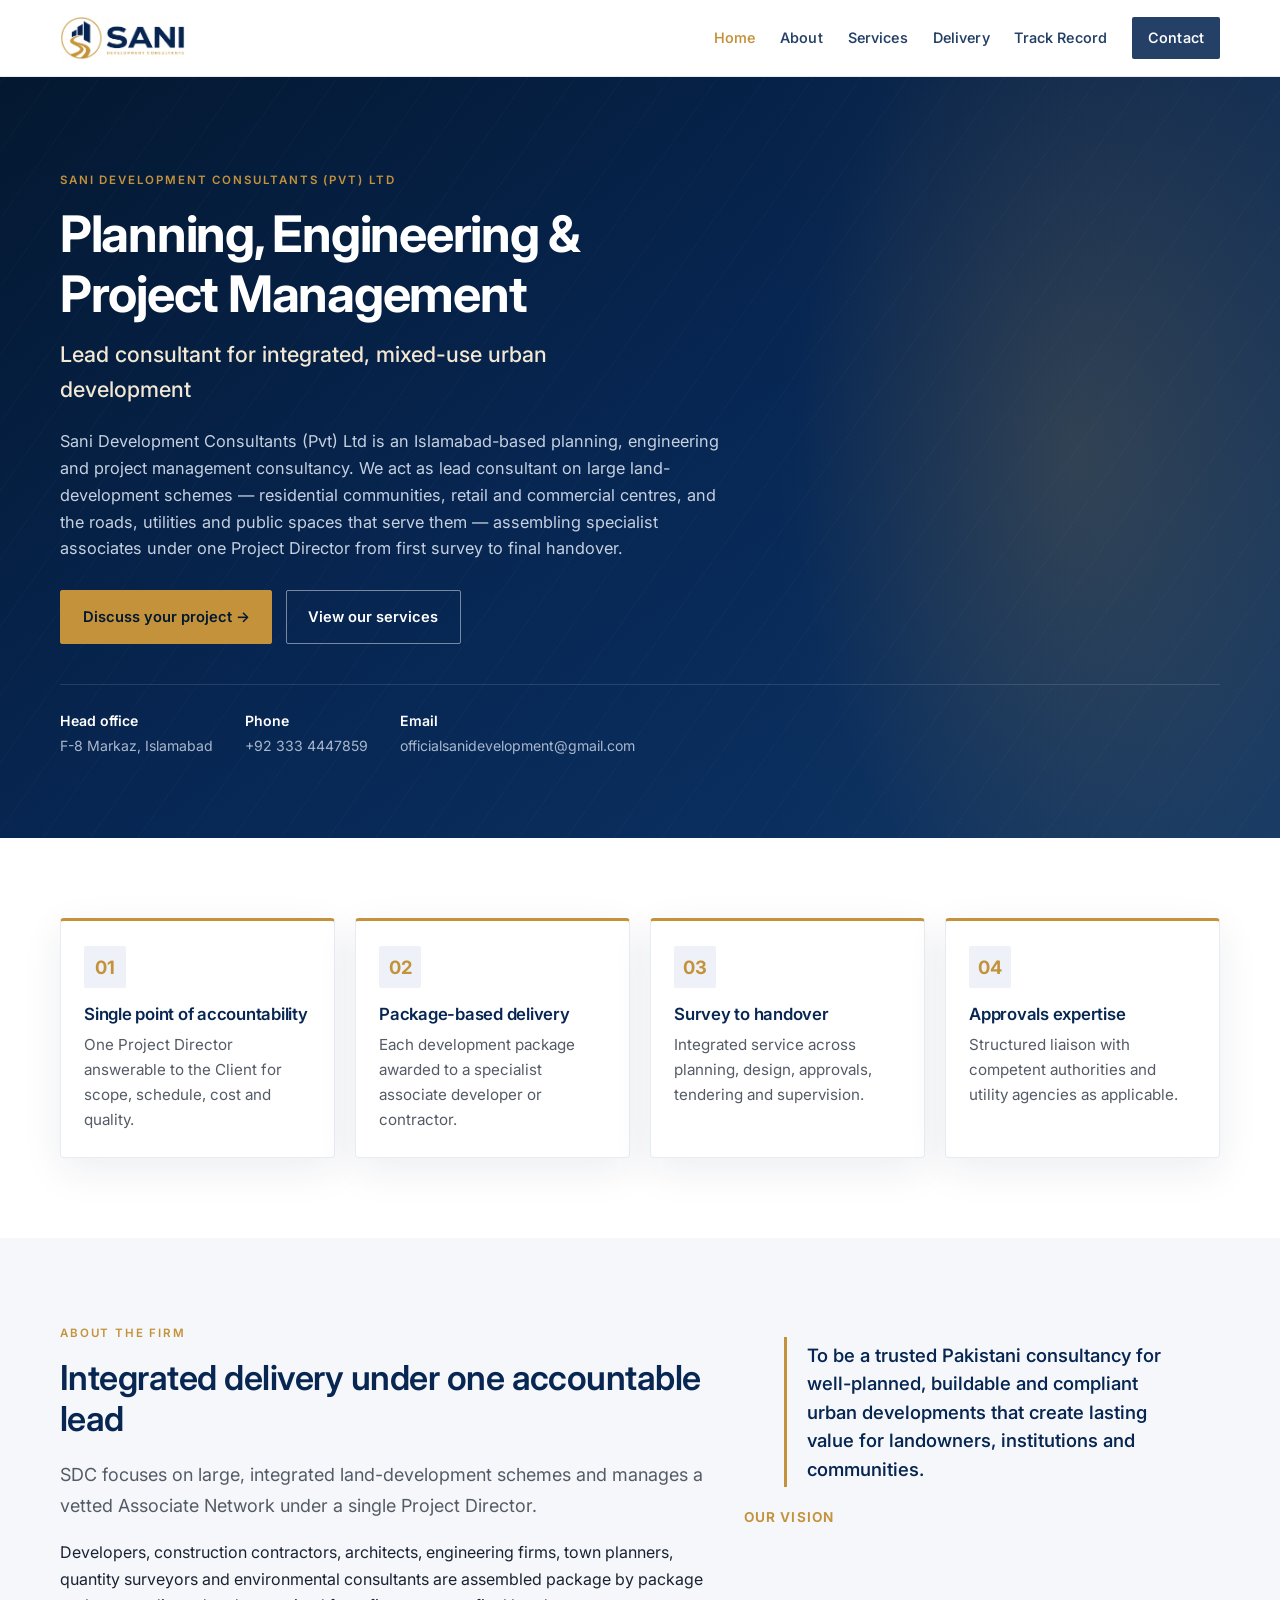
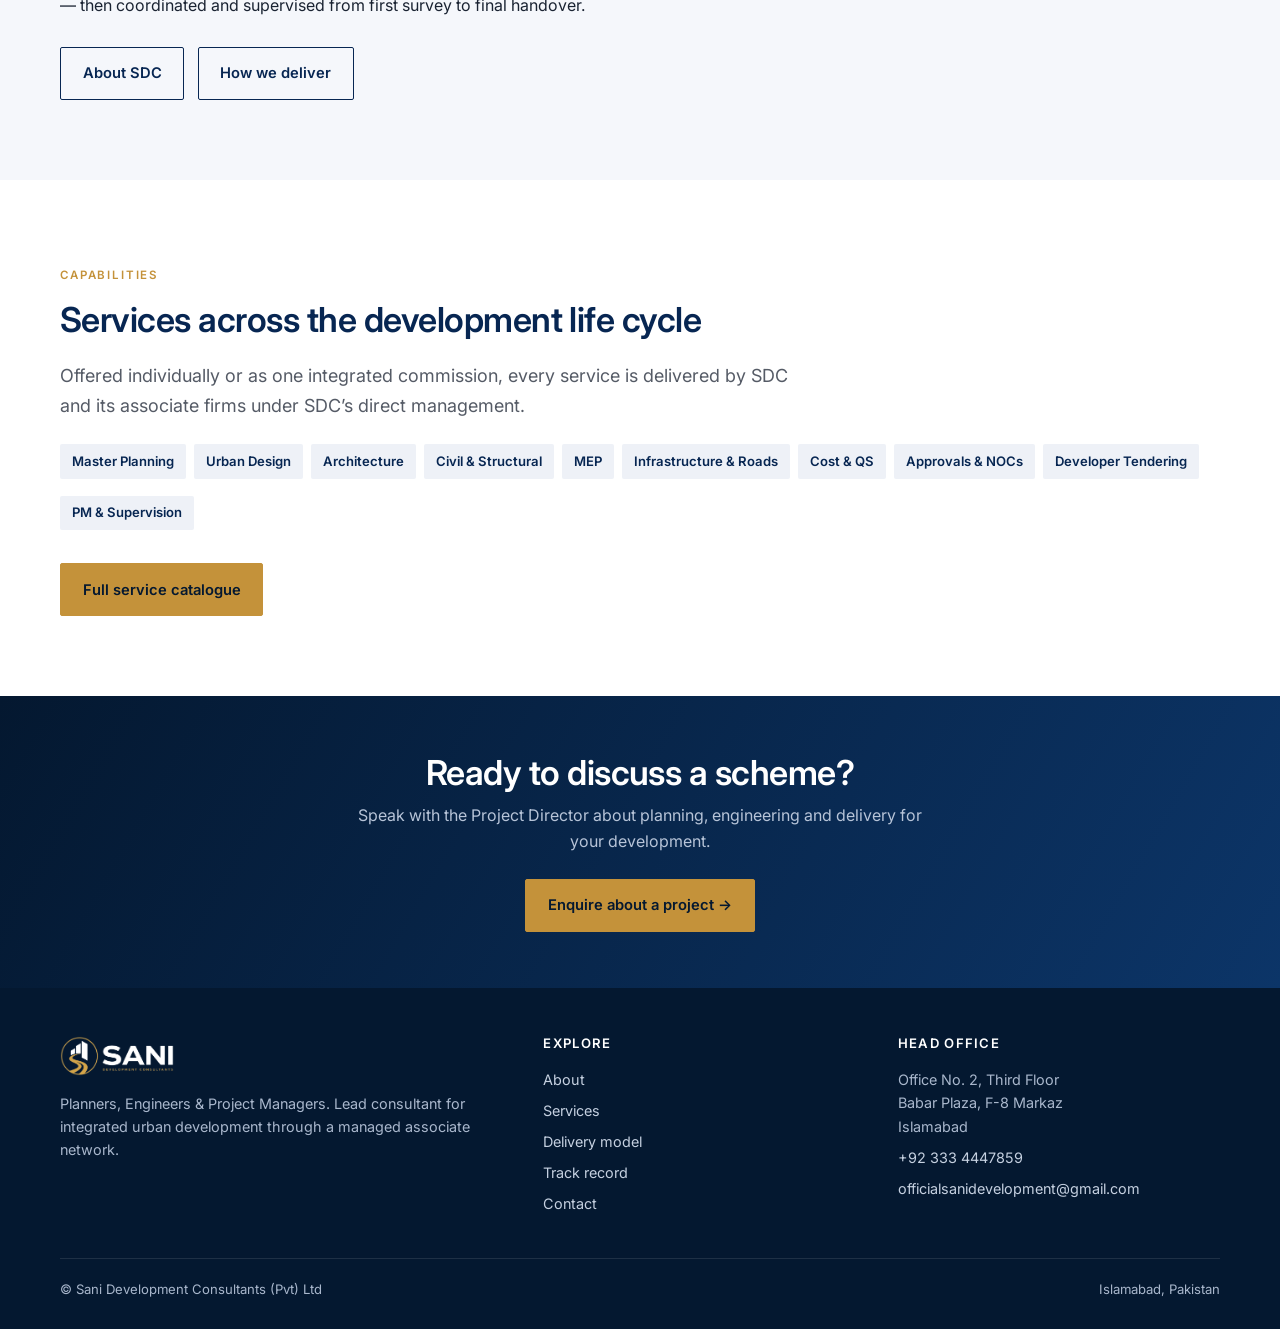
<file: index.html>
<!DOCTYPE html>
<html lang="en">
<head>
<meta charset="utf-8">
<meta name="viewport" content="width=device-width, initial-scale=1">
<title>Sani Development Consultants | Planning & PM</title>
<meta name="description" content="Islamabad planning, engineering and project management consultancy. Lead consultant for integrated urban development through a vetted associate network.">
<link rel="canonical" href="https://officialsdc.com/">
<meta property="og:url" content="https://officialsdc.com/">
<meta name="theme-color" content="#072652">
<meta property="og:type" content="website">
<meta property="og:title" content="Sani Development Consultants | Planning & PM">
<meta property="og:description" content="Islamabad planning, engineering and project management consultancy. Lead consultant for integrated urban development through a vetted associate network.">
<meta property="og:image" content="https://officialsdc.com/assets/og-default.jpg">
<meta name="twitter:card" content="summary_large_image">
<meta name="twitter:title" content="Sani Development Consultants | Planning & PM">
<meta name="twitter:description" content="Islamabad planning, engineering and project management consultancy. Lead consultant for integrated urban development through a vetted associate network.">
<meta name="twitter:image" content="https://officialsdc.com/assets/og-default.jpg">
<link rel="icon" href="assets/favicon.ico" sizes="any">
<link rel="icon" type="image/png" sizes="32x32" href="assets/favicon-32.png">
<link rel="apple-touch-icon" href="assets/apple-touch-icon.png">
<link rel="preconnect" href="https://fonts.googleapis.com">
<link rel="preconnect" href="https://fonts.gstatic.com" crossorigin>
<link href="https://fonts.googleapis.com/css2?family=Inter:wght@400;500;600;650;700&display=swap" rel="stylesheet">
<link rel="stylesheet" href="css/styles.css">

<script type="application/ld+json">
{
  "@context": "https://schema.org",
  "@type": [
    "Organization",
    "ProfessionalService",
    "LocalBusiness"
  ],
  "name": "Sani Development Consultants (Pvt) Ltd",
  "alternateName": "SDC",
  "description": "Islamabad planning, engineering and project management consultancy. Lead consultant for integrated urban development through a vetted associate network.",
  "url": "https://officialsdc.com/",
  "logo": "https://officialsdc.com/assets/logo.png",
  "image": "https://officialsdc.com/assets/og-default.jpg",
  "email": "officialsanidevelopment@gmail.com",
  "telephone": "+92-333-4447859",
  "address": {
    "@type": "PostalAddress",
    "streetAddress": "Office No. 2, Third Floor, Babar Plaza, F-8 Markaz",
    "addressLocality": "Islamabad",
    "addressCountry": "PK"
  },
  "areaServed": "Pakistan",
  "founder": {
    "@type": "Person",
    "name": "Umer Sani",
    "jobTitle": "Founder & Project Director"
  },
  "contactPoint": {
    "@type": "ContactPoint",
    "telephone": "+92-333-4447859",
    "contactType": "customer service",
    "email": "officialsanidevelopment@gmail.com",
    "areaServed": "PK",
    "availableLanguage": [
      "en",
      "ur"
    ]
  },
  "knowsAbout": [
    "Master planning",
    "Architecture",
    "Civil engineering",
    "Structural engineering",
    "MEP engineering",
    "Infrastructure",
    "Quantity surveying",
    "Project management",
    "Approvals and NOCs",
    "Construction supervision"
  ]
}
</script>
</head>
<body>
<header class="site-header">
  <div class="container header-inner">
    <a class="brand" href="index.html" aria-label="Sani Development Consultants home">
      <img src="assets/logo.png" alt="Sani Development Consultants" width="220" height="77">
    </a>
    <button class="nav-toggle" type="button" aria-label="Open menu" aria-expanded="false" aria-controls="site-nav">
      <span></span>
    </button>
    <nav class="nav" id="site-nav">
        <a href="index.html" aria-current="page">Home</a>
        <a href="about.html">About</a>
        <a href="services.html">Services</a>
        <a href="delivery.html">Delivery</a>
        <a href="track-record.html">Track Record</a>
        <a class="nav-cta" href="contact.html">Contact</a>
    </nav>
  </div>
</header>
<main>

<section class="hero">
  <div class="container">
    <p class="eyebrow">Sani Development Consultants (Pvt) Ltd</p>
    <h1>Planning, Engineering &amp; Project Management</h1>
    <p class="sub">Lead consultant for integrated, mixed-use urban development</p>
    <p class="intro">Sani Development Consultants (Pvt) Ltd is an Islamabad-based planning, engineering and project management consultancy. We act as lead consultant on large land-development schemes — residential communities, retail and commercial centres, and the roads, utilities and public spaces that serve them — assembling specialist associates under one Project Director from first survey to final handover.</p>
    <div class="btn-row">
      <a class="btn btn-primary" href="contact.html">Discuss your project →</a>
      <a class="btn btn-secondary" href="services.html">View our services</a>
    </div>
    <div class="hero-meta">
      <div><strong>Head office</strong> F-8 Markaz, Islamabad</div>
      <div><strong>Phone</strong> +92 333 4447859</div>
      <div><strong>Email</strong> officialsanidevelopment@gmail.com</div>
    </div>
  </div>
</section>

<section class="section feature-strip">
  <div class="container">
    <div class="grid-4">
      <article class="card">
        <div class="card-icon">01</div>
        <h3>Single point of accountability</h3>
        <p>One Project Director answerable to the Client for scope, schedule, cost and quality.</p>
      </article>
      <article class="card">
        <div class="card-icon">02</div>
        <h3>Package-based delivery</h3>
        <p>Each development package awarded to a specialist associate developer or contractor.</p>
      </article>
      <article class="card">
        <div class="card-icon">03</div>
        <h3>Survey to handover</h3>
        <p>Integrated service across planning, design, approvals, tendering and supervision.</p>
      </article>
      <article class="card">
        <div class="card-icon">04</div>
        <h3>Approvals expertise</h3>
        <p>Structured liaison with competent authorities and utility agencies as applicable.</p>
      </article>
    </div>
  </div>
</section>

<section class="section section-wash">
  <div class="container two-col">
    <div>
      <p class="eyebrow">About the firm</p>
      <h2>Integrated delivery under one accountable lead</h2>
      <p class="lead">SDC focuses on large, integrated land-development schemes and manages a vetted Associate Network under a single Project Director.</p>
      <p>Developers, construction contractors, architects, engineering firms, town planners, quantity surveyors and environmental consultants are assembled package by package — then coordinated and supervised from first survey to final handover.</p>
      <div class="btn-row">
        <a class="btn btn-outline" href="about.html">About SDC</a>
        <a class="btn btn-outline" href="delivery.html">How we deliver</a>
      </div>
    </div>
    <div>
      <blockquote class="quote">To be a trusted Pakistani consultancy for well-planned, buildable and compliant urban developments that create lasting value for landowners, institutions and communities.</blockquote>
      <p class="muted" style="margin-top:1rem;font-size:.85rem;letter-spacing:.08em;text-transform:uppercase;font-weight:650;color:var(--gold)">Our vision</p>
    </div>
  </div>
</section>

<section class="section">
  <div class="container">
    <p class="eyebrow">Capabilities</p>
    <h2>Services across the development life cycle</h2>
    <p class="lead">Offered individually or as one integrated commission, every service is delivered by SDC and its associate firms under SDC’s direct management.</p>
    <ul class="pill-list">
      <li>Master Planning</li><li>Urban Design</li><li>Architecture</li><li>Civil &amp; Structural</li>
      <li>MEP</li><li>Infrastructure &amp; Roads</li><li>Cost &amp; QS</li><li>Approvals &amp; NOCs</li>
      <li>Developer Tendering</li><li>PM &amp; Supervision</li>
    </ul>
    <div class="btn-row">
      <a class="btn btn-primary" href="services.html">Full service catalogue</a>
    </div>
  </div>
</section>

<section class="cta-band">
  <div class="container">
    <h2>Ready to discuss a scheme?</h2>
    <p>Speak with the Project Director about planning, engineering and delivery for your development.</p>
    <a class="btn btn-primary" href="contact.html">Enquire about a project →</a>
  </div>
</section>

</main>
<footer class="site-footer">
  <div class="container">
    <div class="footer-grid">
      <div class="footer-brand">
        <img src="assets/logo-reverse.png" alt="Sani Development Consultants" width="200" height="70">
        <p>Planners, Engineers &amp; Project Managers. Lead consultant for integrated urban development through a managed associate network.</p>
      </div>
      <div>
        <h4>Explore</h4>
        <ul>
          <li><a href="about.html">About</a></li>
          <li><a href="services.html">Services</a></li>
          <li><a href="delivery.html">Delivery model</a></li>
          <li><a href="track-record.html">Track record</a></li>
          <li><a href="contact.html">Contact</a></li>
        </ul>
      </div>
      <div>
        <h4>Head office</h4>
        <ul>
          <li>Office No. 2, Third Floor<br>Babar Plaza, F-8 Markaz<br>Islamabad</li>
          <li><a href="tel:+923334447859">+92 333 4447859</a></li>
          <li><a href="mailto:officialsanidevelopment@gmail.com">officialsanidevelopment@gmail.com</a></li>
        </ul>
      </div>
    </div>
    <div class="footer-bottom">
      <span>&copy; Sani Development Consultants (Pvt) Ltd</span>
      <span>Islamabad, Pakistan</span>
    </div>
  </div>
</footer>
<script src="js/main.js" defer></script>
</body>
</html>
</file>
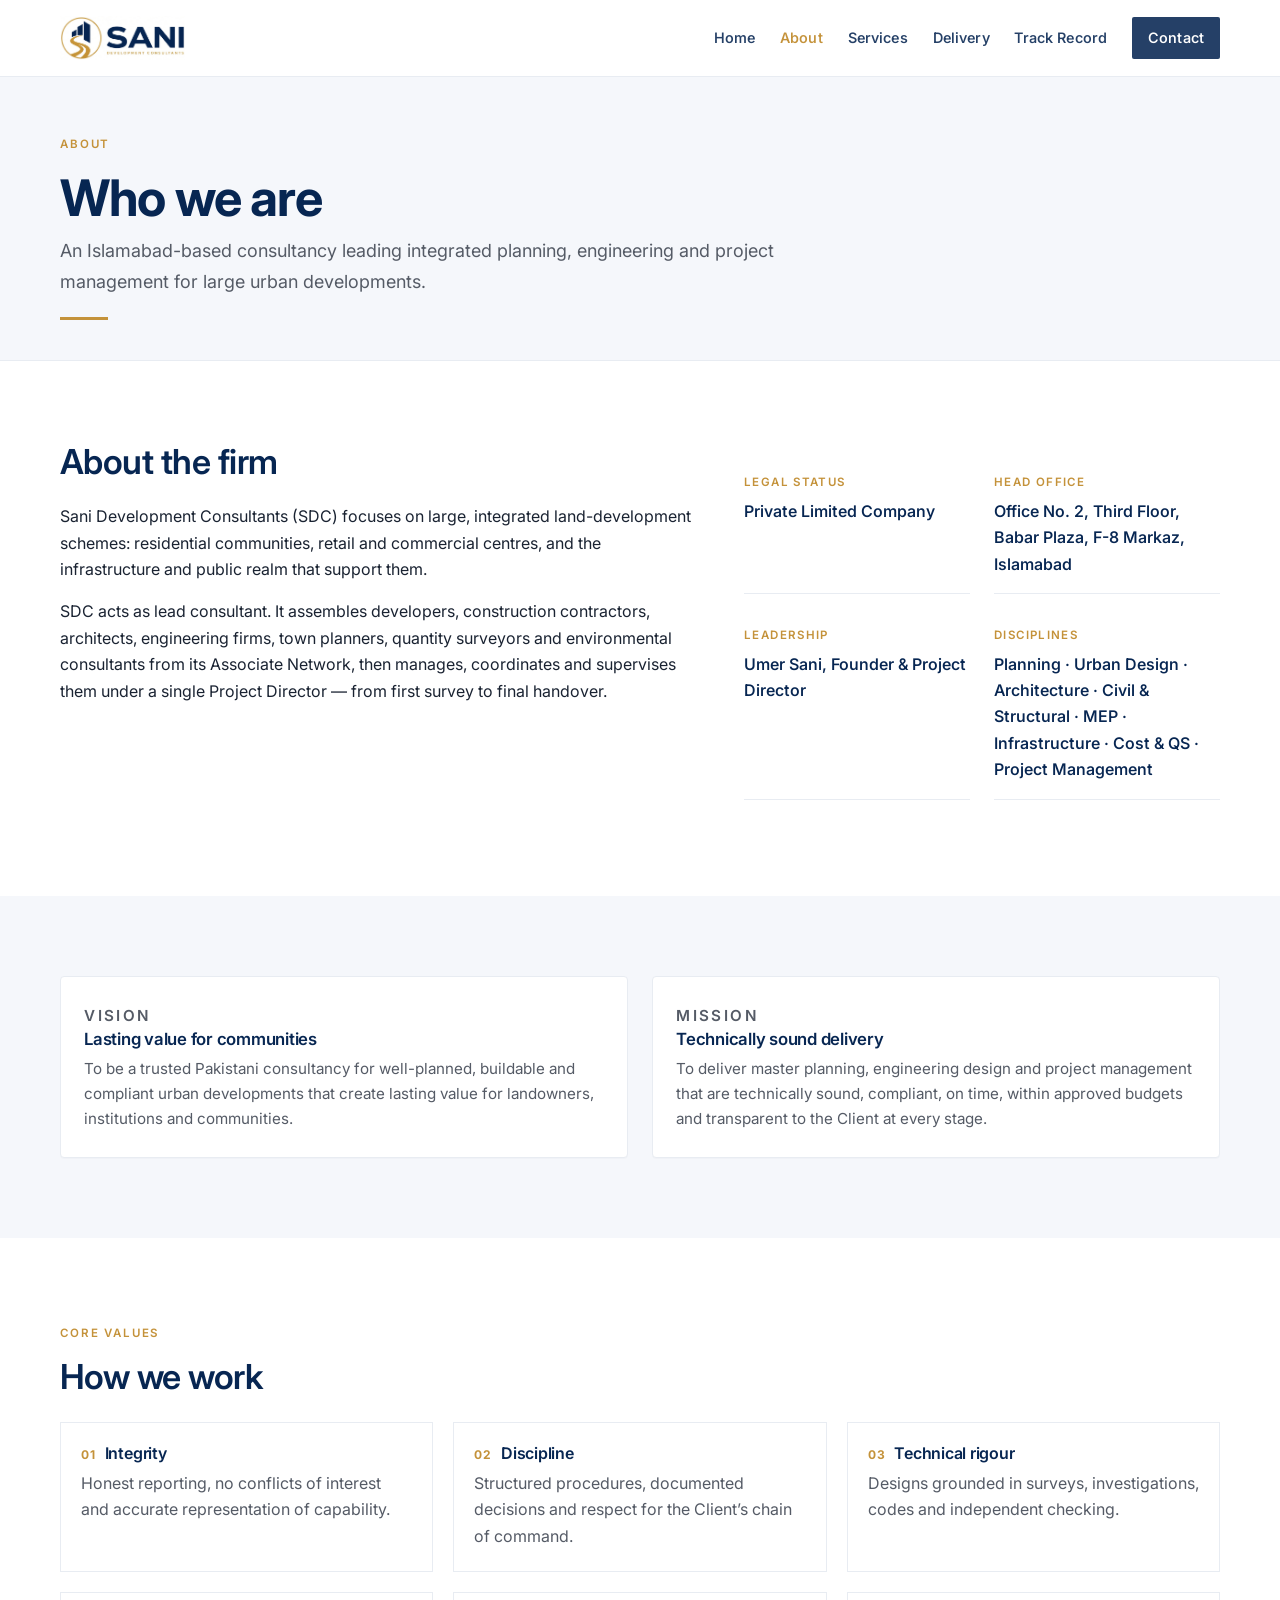
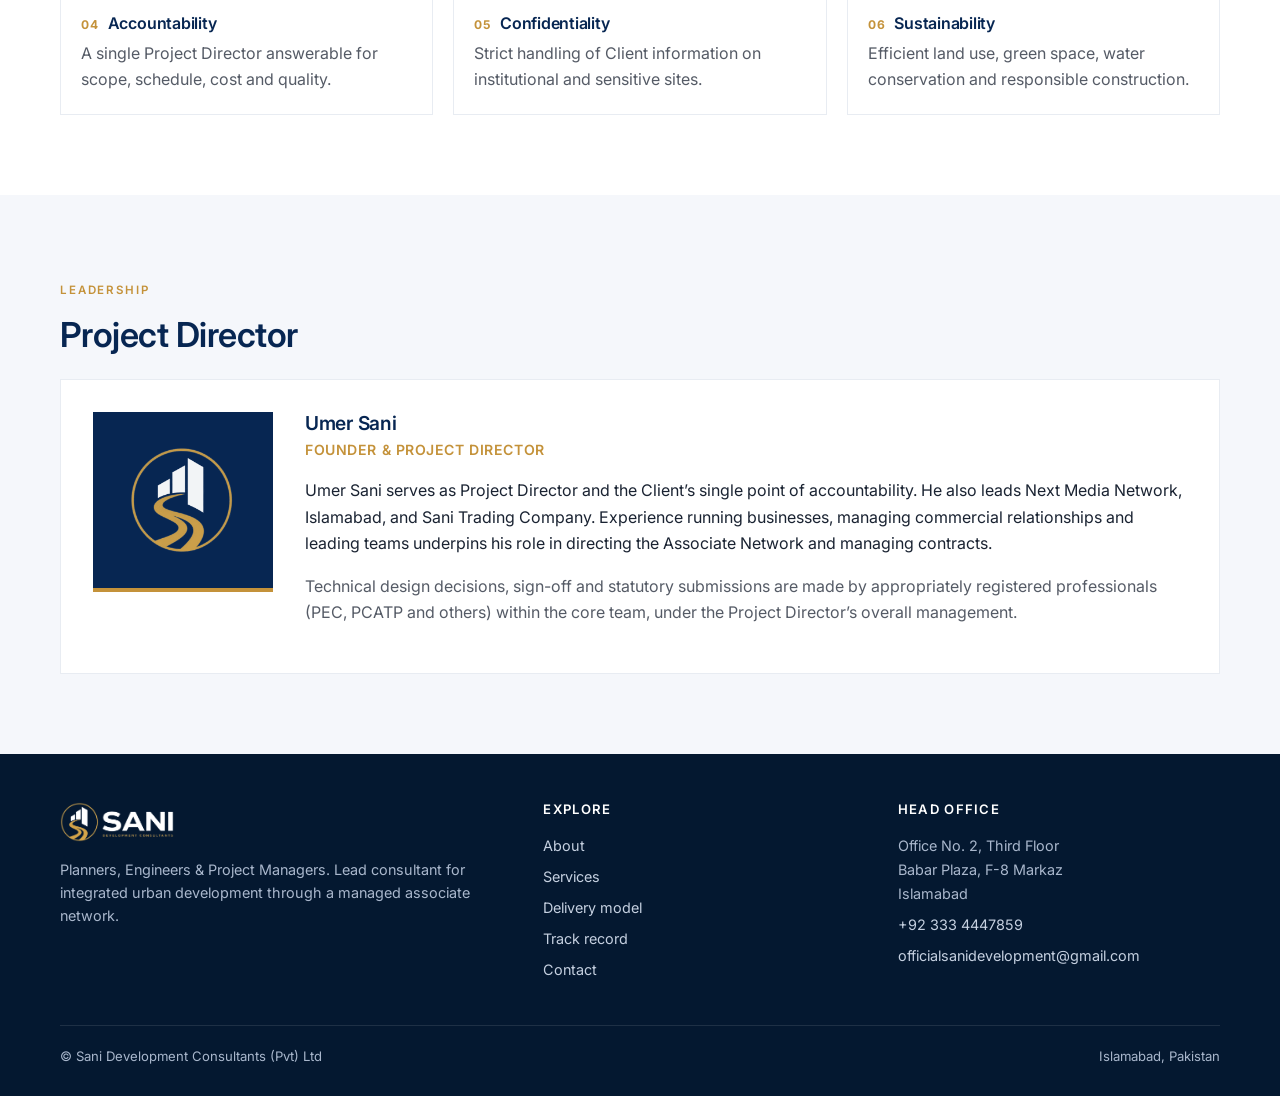
<file: about.html>
<!DOCTYPE html>
<html lang="en">
<head>
<meta charset="utf-8">
<meta name="viewport" content="width=device-width, initial-scale=1">
<title>About Sani Development Consultants | Islamabad</title>
<meta name="description" content="Meet SDC — an Islamabad planning, engineering and PM consultancy delivering master planning, design and supervision through a managed associate network.">
<link rel="canonical" href="https://officialsdc.com/about.html">
<meta property="og:url" content="https://officialsdc.com/about.html">
<meta name="theme-color" content="#072652">
<meta property="og:type" content="website">
<meta property="og:title" content="About Sani Development Consultants | Islamabad">
<meta property="og:description" content="Meet SDC — an Islamabad planning, engineering and PM consultancy delivering master planning, design and supervision through a managed associate network.">
<meta property="og:image" content="https://officialsdc.com/assets/og-default.jpg">
<meta name="twitter:card" content="summary_large_image">
<meta name="twitter:title" content="About Sani Development Consultants | Islamabad">
<meta name="twitter:description" content="Meet SDC — an Islamabad planning, engineering and PM consultancy delivering master planning, design and supervision through a managed associate network.">
<meta name="twitter:image" content="https://officialsdc.com/assets/og-default.jpg">
<link rel="icon" href="assets/favicon.ico" sizes="any">
<link rel="icon" type="image/png" sizes="32x32" href="assets/favicon-32.png">
<link rel="apple-touch-icon" href="assets/apple-touch-icon.png">
<link rel="preconnect" href="https://fonts.googleapis.com">
<link rel="preconnect" href="https://fonts.gstatic.com" crossorigin>
<link href="https://fonts.googleapis.com/css2?family=Inter:wght@400;500;600;650;700&display=swap" rel="stylesheet">
<link rel="stylesheet" href="css/styles.css">


</head>
<body>
<header class="site-header">
  <div class="container header-inner">
    <a class="brand" href="index.html" aria-label="Sani Development Consultants home">
      <img src="assets/logo.png" alt="Sani Development Consultants" width="220" height="77">
    </a>
    <button class="nav-toggle" type="button" aria-label="Open menu" aria-expanded="false" aria-controls="site-nav">
      <span></span>
    </button>
    <nav class="nav" id="site-nav">
        <a href="index.html">Home</a>
        <a href="about.html" aria-current="page">About</a>
        <a href="services.html">Services</a>
        <a href="delivery.html">Delivery</a>
        <a href="track-record.html">Track Record</a>
        <a class="nav-cta" href="contact.html">Contact</a>
    </nav>
  </div>
</header>
<main>

<section class="page-hero">
  <div class="container">
    <p class="eyebrow">About</p>
    <h1>Who we are</h1>
    <p class="lead">An Islamabad-based consultancy leading integrated planning, engineering and project management for large urban developments.</p>
    <hr class="gold-rule">
  </div>
</section>

<section class="section">
  <div class="container two-col">
    <div>
      <h2>About the firm</h2>
      <p>Sani Development Consultants (SDC) focuses on large, integrated land-development schemes: residential communities, retail and commercial centres, and the infrastructure and public realm that support them.</p>
      <p>SDC acts as lead consultant. It assembles developers, construction contractors, architects, engineering firms, town planners, quantity surveyors and environmental consultants from its Associate Network, then manages, coordinates and supervises them under a single Project Director — from first survey to final handover.</p>
    </div>
    <dl class="facts">
      <div class="fact"><dt>Legal status</dt><dd>Private Limited Company</dd></div>
      <div class="fact"><dt>Head office</dt><dd>Office No. 2, Third Floor, Babar Plaza, F-8 Markaz, Islamabad</dd></div>
      <div class="fact"><dt>Leadership</dt><dd>Umer Sani, Founder &amp; Project Director</dd></div>
      <div class="fact"><dt>Disciplines</dt><dd>Planning · Urban Design · Architecture · Civil &amp; Structural · MEP · Infrastructure · Cost &amp; QS · Project Management</dd></div>
    </dl>
  </div>
</section>

<section class="section section-wash">
  <div class="container grid-2">
    <article class="card">
      <p class="eyebrow">Vision</p>
      <h3>Lasting value for communities</h3>
      <p>To be a trusted Pakistani consultancy for well-planned, buildable and compliant urban developments that create lasting value for landowners, institutions and communities.</p>
    </article>
    <article class="card">
      <p class="eyebrow">Mission</p>
      <h3>Technically sound delivery</h3>
      <p>To deliver master planning, engineering design and project management that are technically sound, compliant, on time, within approved budgets and transparent to the Client at every stage.</p>
    </article>
  </div>
</section>

<section class="section">
  <div class="container">
    <p class="eyebrow">Core values</p>
    <h2>How we work</h2>
    <div class="value-grid" style="margin-top:1.5rem">
      <div class="value-item"><h3><span>01</span> Integrity</h3><p class="muted" style="margin:0">Honest reporting, no conflicts of interest and accurate representation of capability.</p></div>
      <div class="value-item"><h3><span>02</span> Discipline</h3><p class="muted" style="margin:0">Structured procedures, documented decisions and respect for the Client’s chain of command.</p></div>
      <div class="value-item"><h3><span>03</span> Technical rigour</h3><p class="muted" style="margin:0">Designs grounded in surveys, investigations, codes and independent checking.</p></div>
      <div class="value-item"><h3><span>04</span> Accountability</h3><p class="muted" style="margin:0">A single Project Director answerable for scope, schedule, cost and quality.</p></div>
      <div class="value-item"><h3><span>05</span> Confidentiality</h3><p class="muted" style="margin:0">Strict handling of Client information on institutional and sensitive sites.</p></div>
      <div class="value-item"><h3><span>06</span> Sustainability</h3><p class="muted" style="margin:0">Efficient land use, green space, water conservation and responsible construction.</p></div>
    </div>
  </div>
</section>

<section class="section section-wash">
  <div class="container">
    <p class="eyebrow">Leadership</p>
    <h2>Project Director</h2>
    <div class="leader" style="margin-top:1.5rem">
      <div class="leader-mark" aria-hidden="true">
        <img src="assets/mark-reverse.png" alt="">
      </div>
      <div>
        <h3>Umer Sani</h3>
        <p class="role">Founder &amp; Project Director</p>
        <p>Umer Sani serves as Project Director and the Client’s single point of accountability. He also leads Next Media Network, Islamabad, and Sani Trading Company. Experience running businesses, managing commercial relationships and leading teams underpins his role in directing the Associate Network and managing contracts.</p>
        <p class="muted">Technical design decisions, sign-off and statutory submissions are made by appropriately registered professionals (PEC, PCATP and others) within the core team, under the Project Director’s overall management.</p>
      </div>
    </div>
  </div>
</section>

</main>
<footer class="site-footer">
  <div class="container">
    <div class="footer-grid">
      <div class="footer-brand">
        <img src="assets/logo-reverse.png" alt="Sani Development Consultants" width="200" height="70">
        <p>Planners, Engineers &amp; Project Managers. Lead consultant for integrated urban development through a managed associate network.</p>
      </div>
      <div>
        <h4>Explore</h4>
        <ul>
          <li><a href="about.html">About</a></li>
          <li><a href="services.html">Services</a></li>
          <li><a href="delivery.html">Delivery model</a></li>
          <li><a href="track-record.html">Track record</a></li>
          <li><a href="contact.html">Contact</a></li>
        </ul>
      </div>
      <div>
        <h4>Head office</h4>
        <ul>
          <li>Office No. 2, Third Floor<br>Babar Plaza, F-8 Markaz<br>Islamabad</li>
          <li><a href="tel:+923334447859">+92 333 4447859</a></li>
          <li><a href="mailto:officialsanidevelopment@gmail.com">officialsanidevelopment@gmail.com</a></li>
        </ul>
      </div>
    </div>
    <div class="footer-bottom">
      <span>&copy; Sani Development Consultants (Pvt) Ltd</span>
      <span>Islamabad, Pakistan</span>
    </div>
  </div>
</footer>
<script src="js/main.js" defer></script>
</body>
</html>
</file>
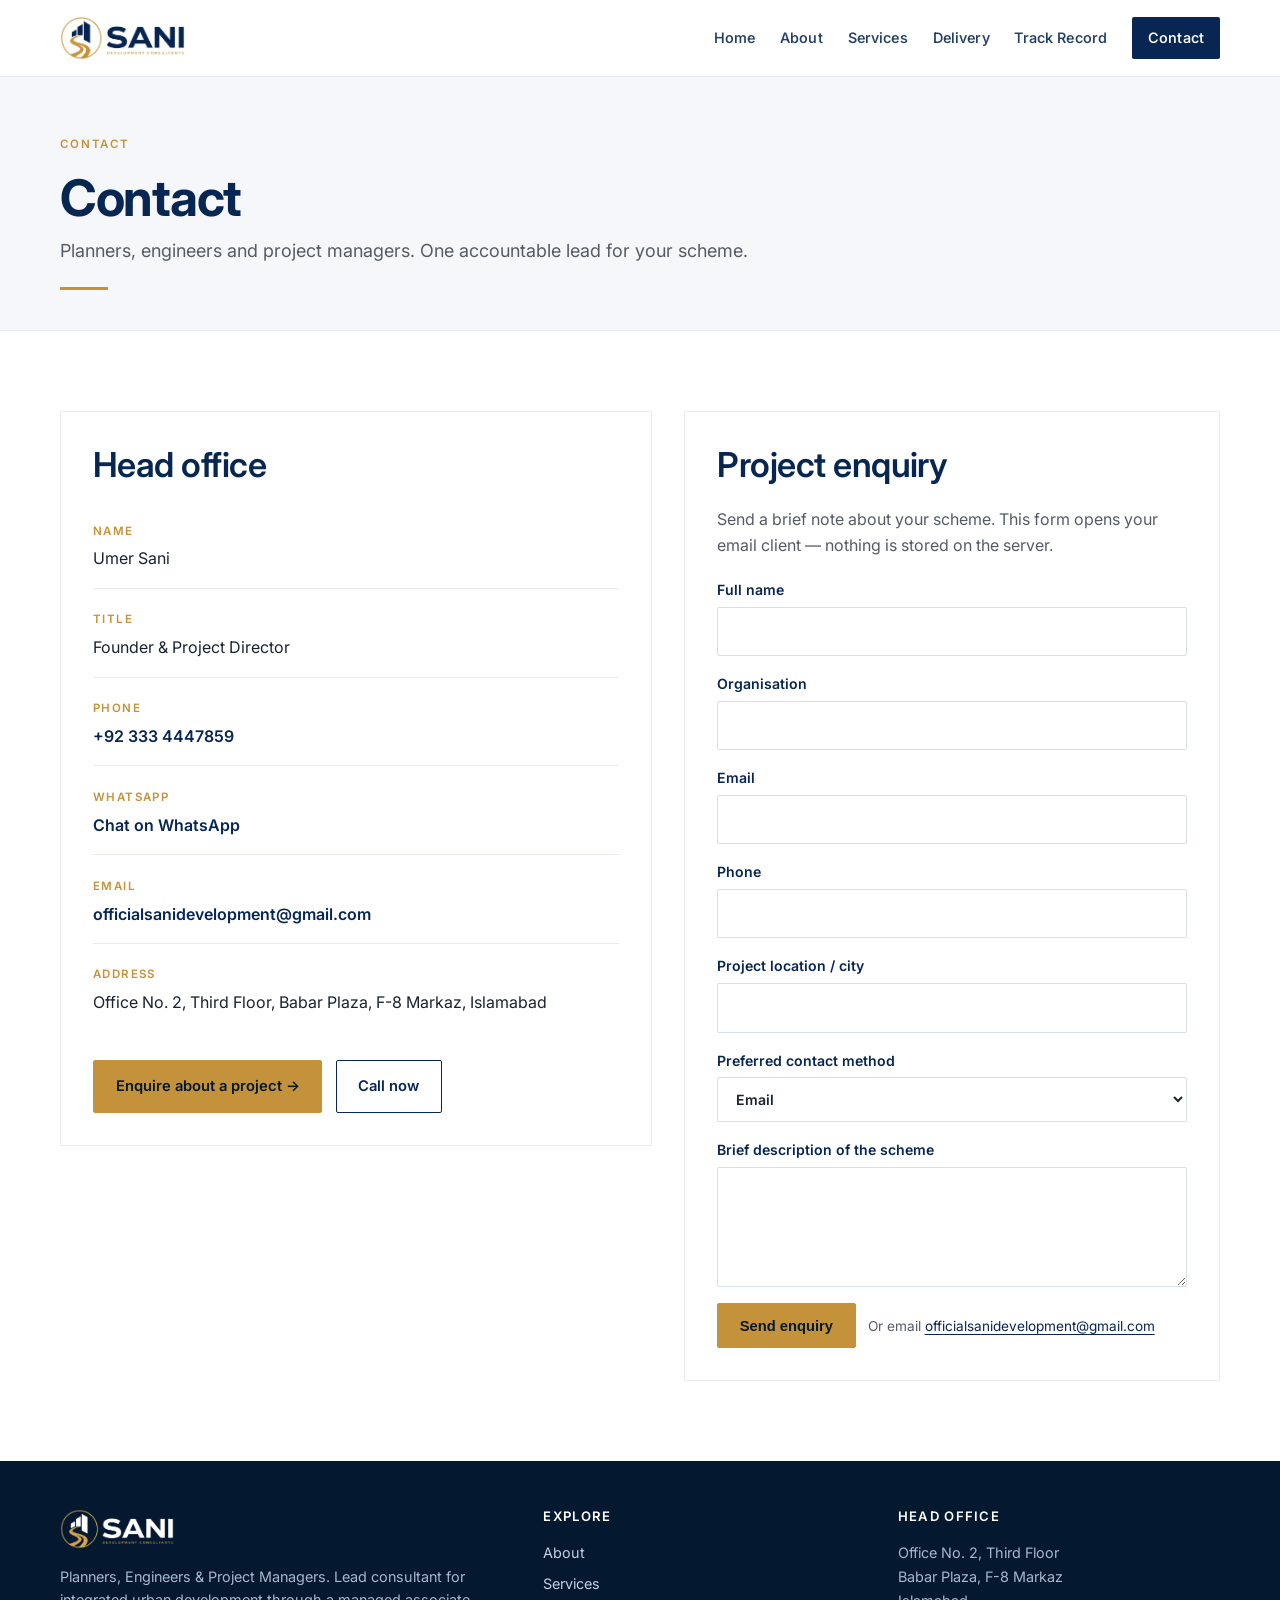
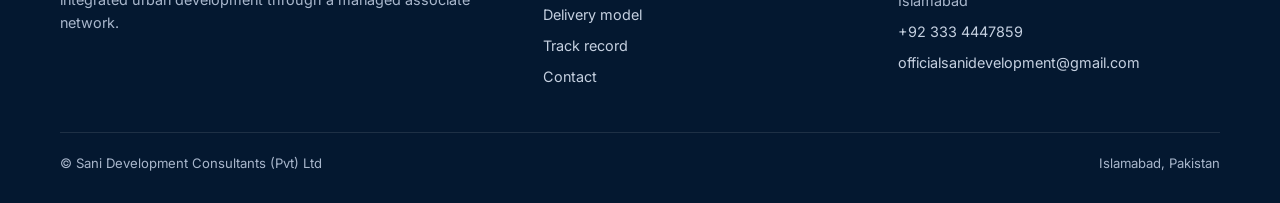
<file: contact.html>
<!DOCTYPE html>
<html lang="en">
<head>
<meta charset="utf-8">
<meta name="viewport" content="width=device-width, initial-scale=1">
<title>Contact Sani Development Consultants | Islamabad</title>
<meta name="description" content="Get in touch with Sani Development Consultants in F-8 Markaz, Islamabad. Speak with the Project Director about your development scheme.">
<link rel="canonical" href="https://officialsdc.com/contact.html">
<meta property="og:url" content="https://officialsdc.com/contact.html">
<meta name="theme-color" content="#072652">
<meta property="og:type" content="website">
<meta property="og:title" content="Contact Sani Development Consultants | Islamabad">
<meta property="og:description" content="Get in touch with Sani Development Consultants in F-8 Markaz, Islamabad. Speak with the Project Director about your development scheme.">
<meta property="og:image" content="https://officialsdc.com/assets/og-default.jpg">
<meta name="twitter:card" content="summary_large_image">
<meta name="twitter:title" content="Contact Sani Development Consultants | Islamabad">
<meta name="twitter:description" content="Get in touch with Sani Development Consultants in F-8 Markaz, Islamabad. Speak with the Project Director about your development scheme.">
<meta name="twitter:image" content="https://officialsdc.com/assets/og-default.jpg">
<link rel="icon" href="assets/favicon.ico" sizes="any">
<link rel="icon" type="image/png" sizes="32x32" href="assets/favicon-32.png">
<link rel="apple-touch-icon" href="assets/apple-touch-icon.png">
<link rel="preconnect" href="https://fonts.googleapis.com">
<link rel="preconnect" href="https://fonts.gstatic.com" crossorigin>
<link href="https://fonts.googleapis.com/css2?family=Inter:wght@400;500;600;650;700&display=swap" rel="stylesheet">
<link rel="stylesheet" href="css/styles.css">

<script type="application/ld+json">
{
  "@context": "https://schema.org",
  "@type": [
    "Organization",
    "ProfessionalService",
    "LocalBusiness"
  ],
  "name": "Sani Development Consultants (Pvt) Ltd",
  "alternateName": "SDC",
  "description": "Islamabad planning, engineering and project management consultancy. Lead consultant for integrated urban development through a vetted associate network.",
  "url": "https://officialsdc.com/",
  "logo": "https://officialsdc.com/assets/logo.png",
  "image": "https://officialsdc.com/assets/og-default.jpg",
  "email": "officialsanidevelopment@gmail.com",
  "telephone": "+92-333-4447859",
  "address": {
    "@type": "PostalAddress",
    "streetAddress": "Office No. 2, Third Floor, Babar Plaza, F-8 Markaz",
    "addressLocality": "Islamabad",
    "addressCountry": "PK"
  },
  "areaServed": "Pakistan",
  "founder": {
    "@type": "Person",
    "name": "Umer Sani",
    "jobTitle": "Founder & Project Director"
  },
  "contactPoint": {
    "@type": "ContactPoint",
    "telephone": "+92-333-4447859",
    "contactType": "customer service",
    "email": "officialsanidevelopment@gmail.com",
    "areaServed": "PK",
    "availableLanguage": [
      "en",
      "ur"
    ]
  },
  "knowsAbout": [
    "Master planning",
    "Architecture",
    "Civil engineering",
    "Structural engineering",
    "MEP engineering",
    "Infrastructure",
    "Quantity surveying",
    "Project management",
    "Approvals and NOCs",
    "Construction supervision"
  ]
}
</script>
</head>
<body>
<header class="site-header">
  <div class="container header-inner">
    <a class="brand" href="index.html" aria-label="Sani Development Consultants home">
      <img src="assets/logo.png" alt="Sani Development Consultants" width="220" height="77">
    </a>
    <button class="nav-toggle" type="button" aria-label="Open menu" aria-expanded="false" aria-controls="site-nav">
      <span></span>
    </button>
    <nav class="nav" id="site-nav">
        <a href="index.html">Home</a>
        <a href="about.html">About</a>
        <a href="services.html">Services</a>
        <a href="delivery.html">Delivery</a>
        <a href="track-record.html">Track Record</a>
        <a class="nav-cta" href="contact.html" aria-current="page">Contact</a>
    </nav>
  </div>
</header>
<main>

<section class="page-hero">
  <div class="container">
    <p class="eyebrow">Contact</p>
    <h1>Contact</h1>
    <p class="lead">Planners, engineers and project managers. One accountable lead for your scheme.</p>
    <hr class="gold-rule">
  </div>
</section>

<section class="section">
  <div class="container contact-grid">
    <div class="contact-card">
      <h2>Head office</h2>
      <ul class="contact-list">
        <li><span class="label">Name</span>Umer Sani</li>
        <li><span class="label">Title</span>Founder &amp; Project Director</li>
        <li><span class="label">Phone</span><a href="tel:+923334447859">+92 333 4447859</a></li>
        <li><span class="label">WhatsApp</span><a href="https://wa.me/923334447859" rel="noopener">Chat on WhatsApp</a></li>
        <li><span class="label">Email</span><a href="mailto:officialsanidevelopment@gmail.com">officialsanidevelopment@gmail.com</a></li>
        <li><span class="label">Address</span>Office No. 2, Third Floor, Babar Plaza, F-8 Markaz, Islamabad</li>
      </ul>
      <div class="btn-row">
        <a class="btn btn-primary" href="mailto:officialsanidevelopment@gmail.com?subject=Project%20enquiry">Enquire about a project →</a>
        <a class="btn btn-outline" href="tel:+923334447859">Call now</a>
      </div>
    </div>

    <div class="contact-card">
      <h2>Project enquiry</h2>
      <p class="muted">Send a brief note about your scheme. This form opens your email client — nothing is stored on the server.</p>
      <form class="form" id="enquiry-form" style="margin-top:1.25rem">
        <label>Full name<input name="name" type="text" required autocomplete="name"></label>
        <label>Organisation<input name="organisation" type="text" autocomplete="organization"></label>
        <label>Email<input name="email" type="email" required autocomplete="email"></label>
        <label>Phone<input name="phone" type="tel" autocomplete="tel"></label>
        <label>Project location / city<input name="city" type="text"></label>
        <label>Preferred contact method
          <select name="prefer">
            <option value="Email">Email</option>
            <option value="Phone">Phone</option>
            <option value="WhatsApp">WhatsApp</option>
          </select>
        </label>
        <label>Brief description of the scheme<textarea name="description" required></textarea></label>
        <div class="form-actions">
          <button class="btn btn-primary" type="submit">Send enquiry</button>
          <p class="form-note">Or email <a href="mailto:officialsanidevelopment@gmail.com">officialsanidevelopment@gmail.com</a></p>
        </div>
      </form>
    </div>
  </div>
</section>

</main>
<footer class="site-footer">
  <div class="container">
    <div class="footer-grid">
      <div class="footer-brand">
        <img src="assets/logo-reverse.png" alt="Sani Development Consultants" width="200" height="70">
        <p>Planners, Engineers &amp; Project Managers. Lead consultant for integrated urban development through a managed associate network.</p>
      </div>
      <div>
        <h4>Explore</h4>
        <ul>
          <li><a href="about.html">About</a></li>
          <li><a href="services.html">Services</a></li>
          <li><a href="delivery.html">Delivery model</a></li>
          <li><a href="track-record.html">Track record</a></li>
          <li><a href="contact.html">Contact</a></li>
        </ul>
      </div>
      <div>
        <h4>Head office</h4>
        <ul>
          <li>Office No. 2, Third Floor<br>Babar Plaza, F-8 Markaz<br>Islamabad</li>
          <li><a href="tel:+923334447859">+92 333 4447859</a></li>
          <li><a href="mailto:officialsanidevelopment@gmail.com">officialsanidevelopment@gmail.com</a></li>
        </ul>
      </div>
    </div>
    <div class="footer-bottom">
      <span>&copy; Sani Development Consultants (Pvt) Ltd</span>
      <span>Islamabad, Pakistan</span>
    </div>
  </div>
</footer>
<script src="js/main.js" defer></script>
</body>
</html>
</file>
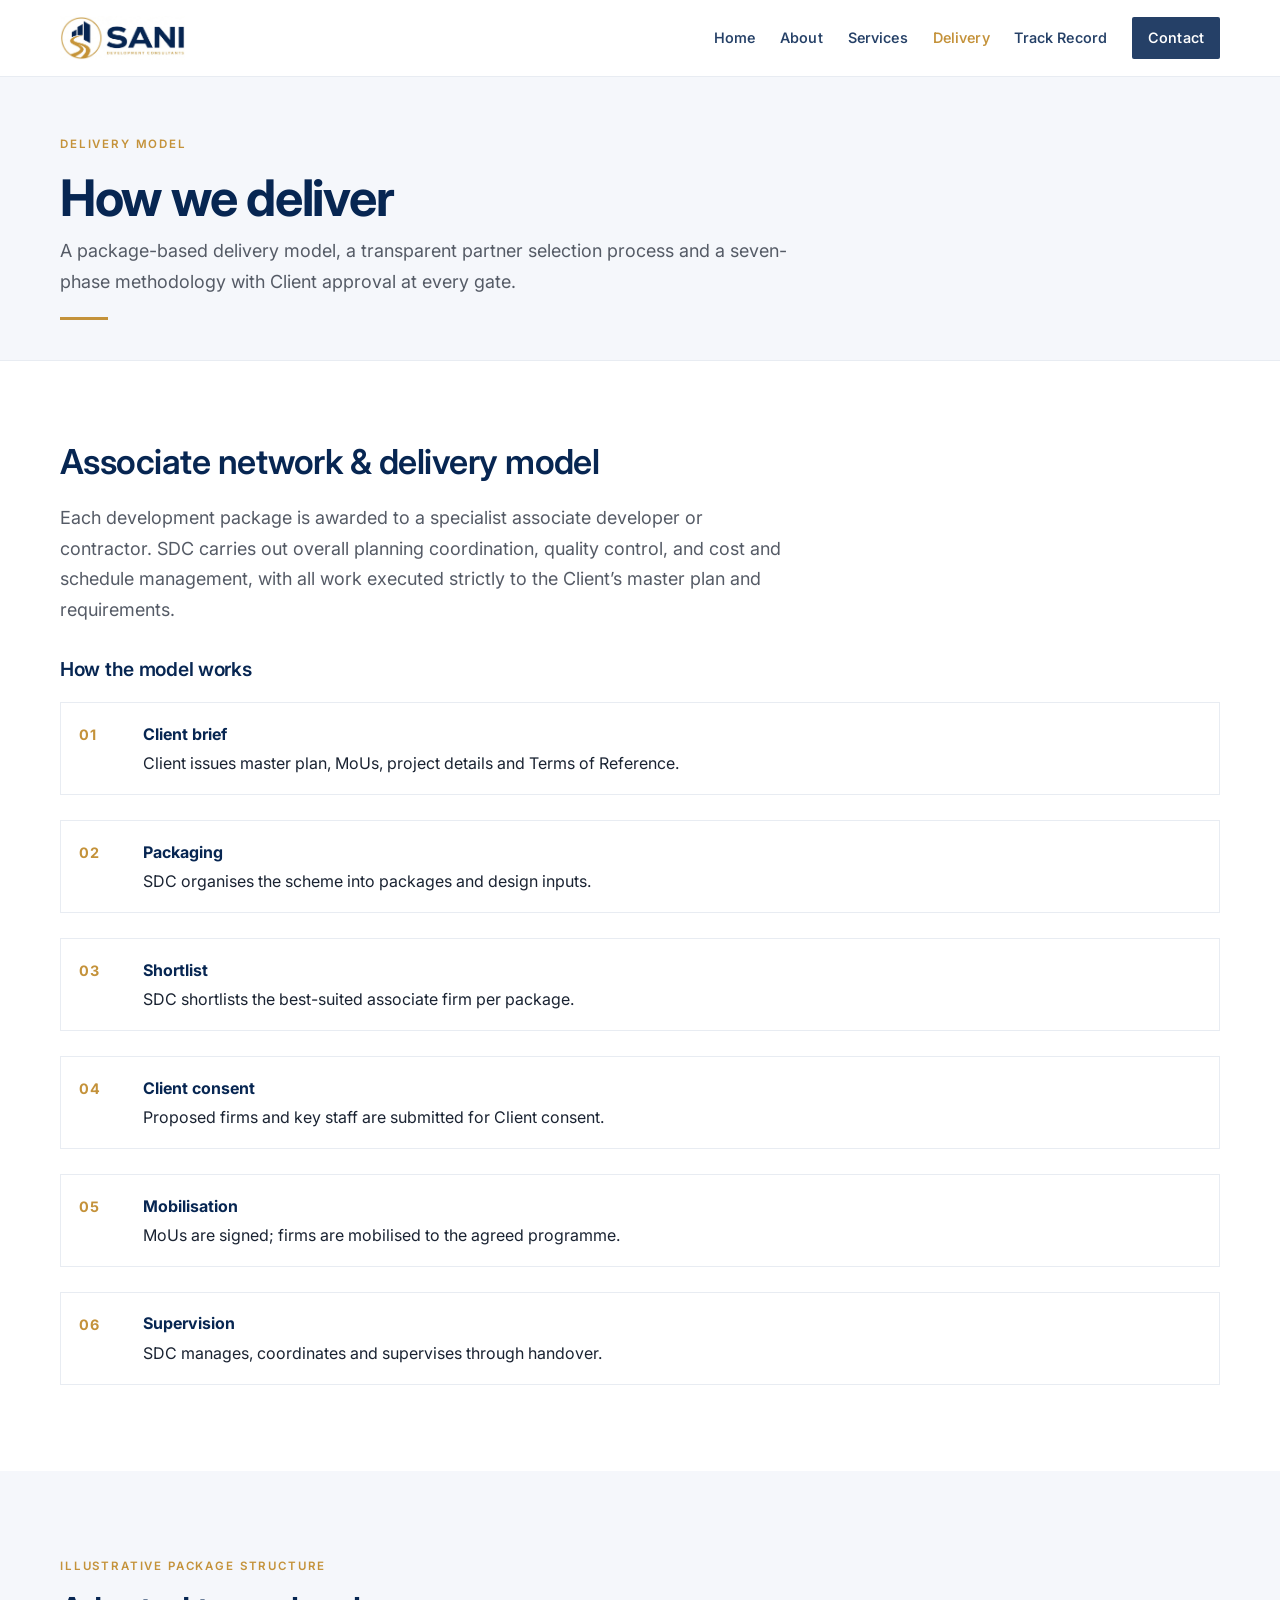
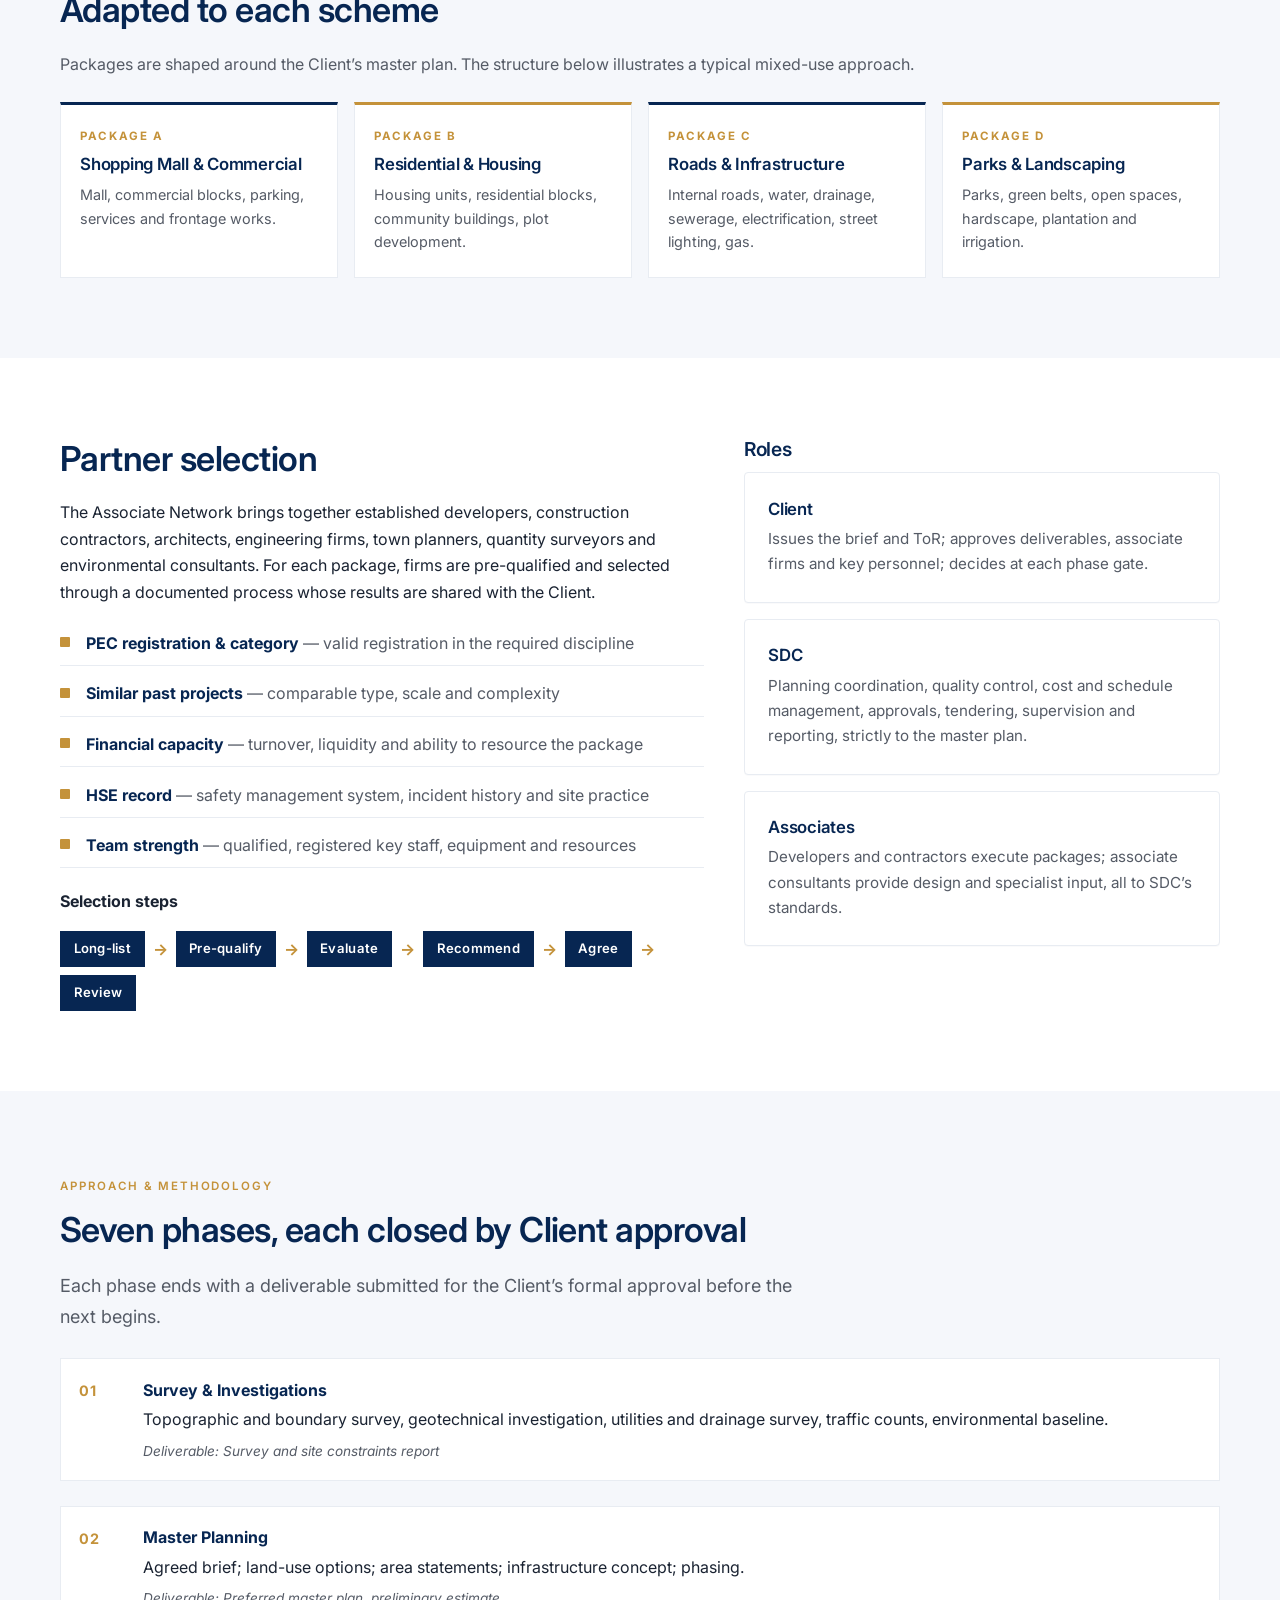
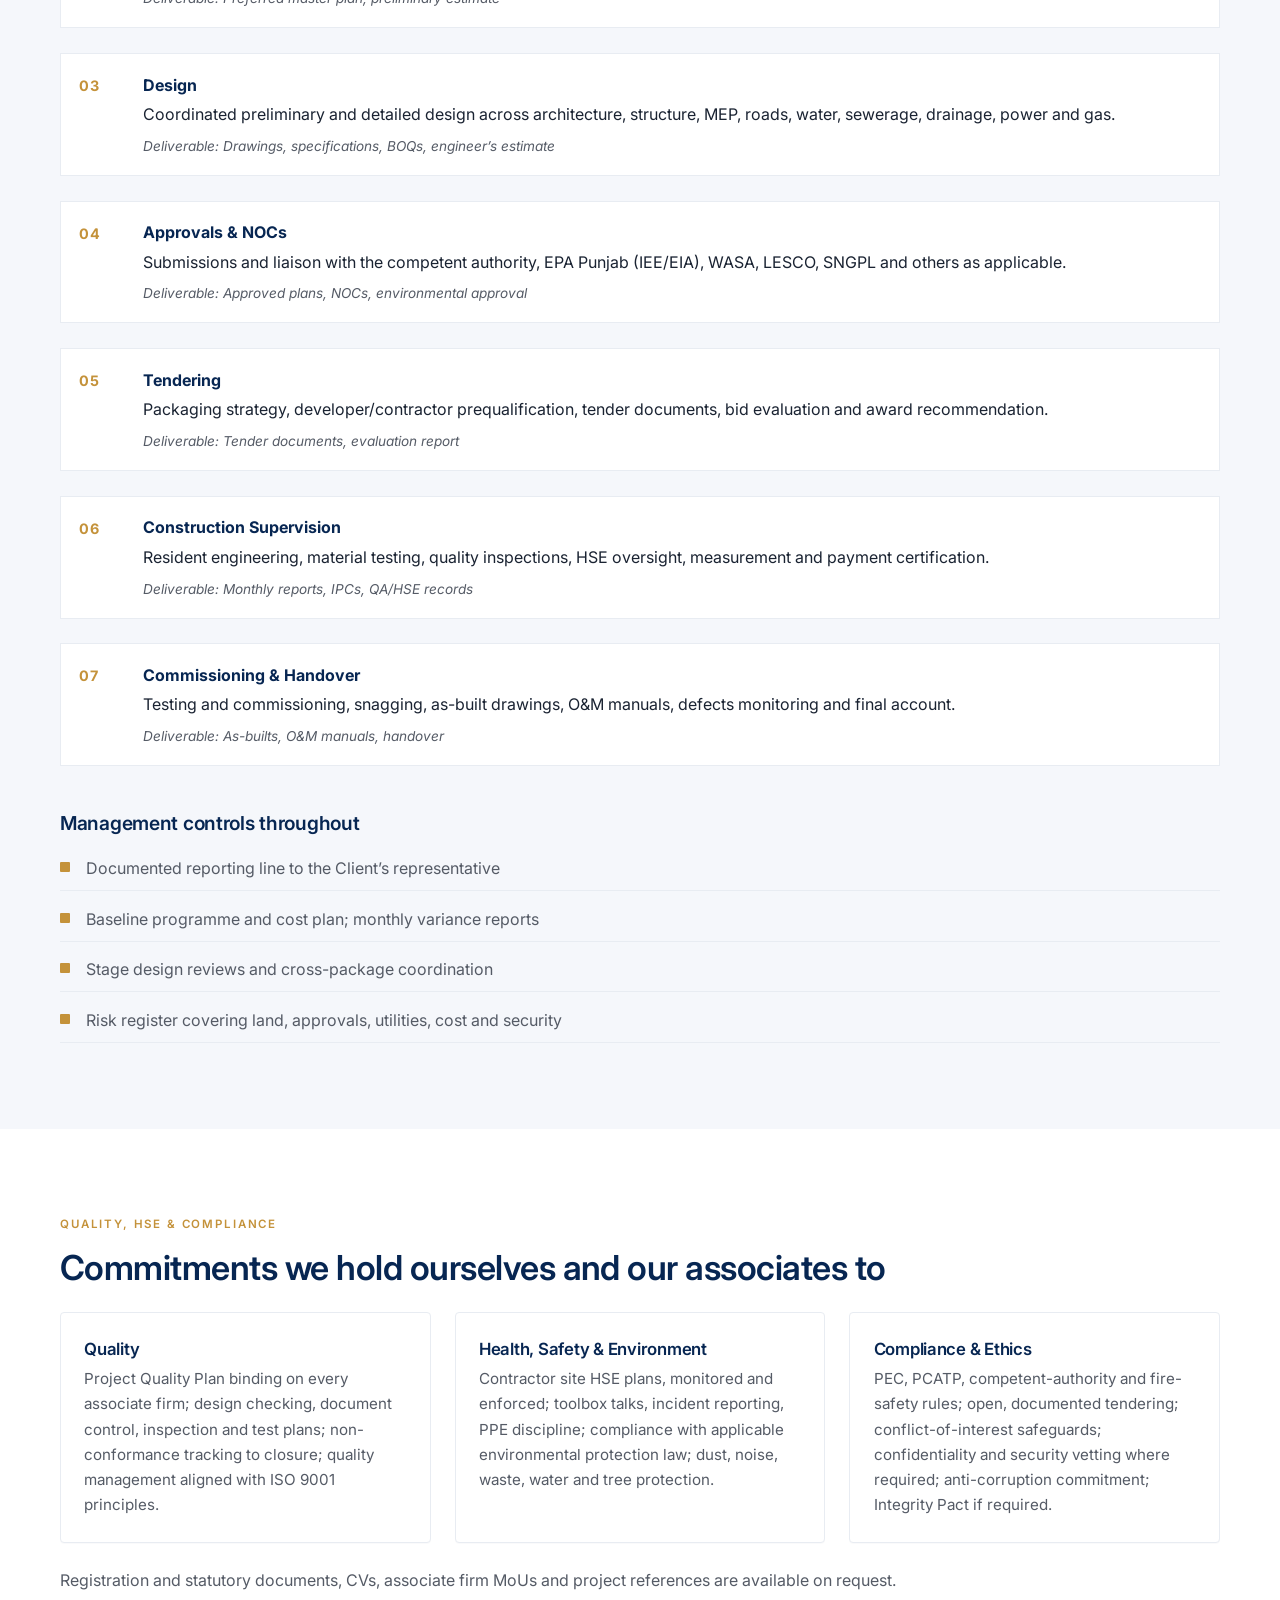
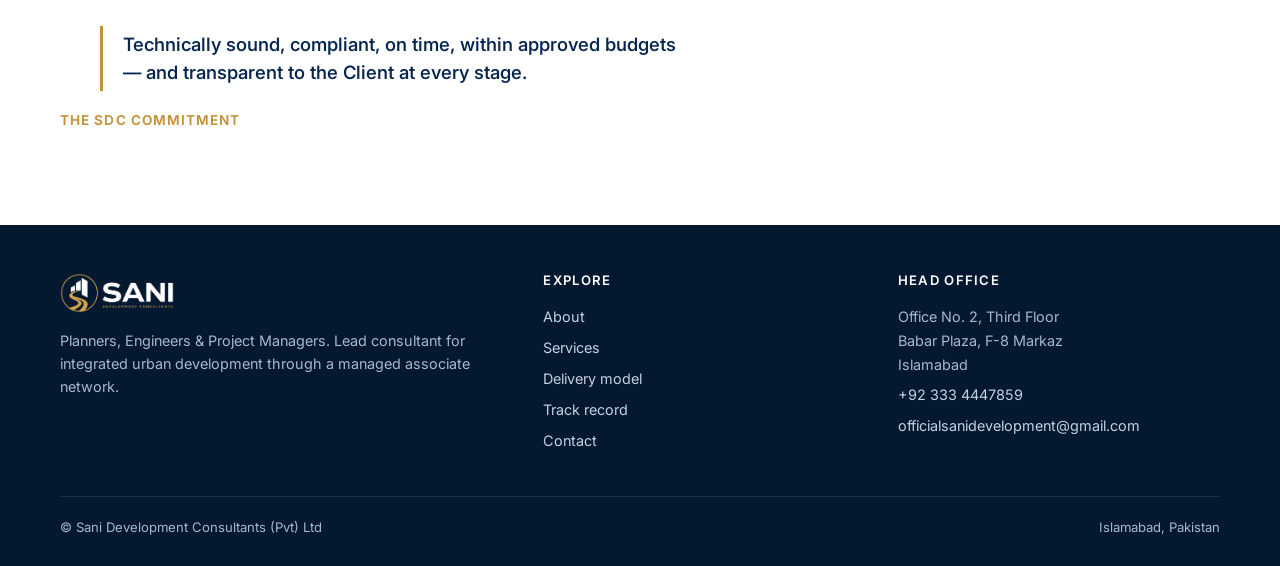
<file: delivery.html>
<!DOCTYPE html>
<html lang="en">
<head>
<meta charset="utf-8">
<meta name="viewport" content="width=device-width, initial-scale=1">
<title>How We Deliver | Sani Development Consultants</title>
<meta name="description" content="Package-based delivery under one lead consultant. Transparent associate selection, seven-phase methodology and Client approval at every gate.">
<link rel="canonical" href="https://officialsdc.com/delivery.html">
<meta property="og:url" content="https://officialsdc.com/delivery.html">
<meta name="theme-color" content="#072652">
<meta property="og:type" content="website">
<meta property="og:title" content="How We Deliver | Sani Development Consultants">
<meta property="og:description" content="Package-based delivery under one lead consultant. Transparent associate selection, seven-phase methodology and Client approval at every gate.">
<meta property="og:image" content="https://officialsdc.com/assets/og-default.jpg">
<meta name="twitter:card" content="summary_large_image">
<meta name="twitter:title" content="How We Deliver | Sani Development Consultants">
<meta name="twitter:description" content="Package-based delivery under one lead consultant. Transparent associate selection, seven-phase methodology and Client approval at every gate.">
<meta name="twitter:image" content="https://officialsdc.com/assets/og-default.jpg">
<link rel="icon" href="assets/favicon.ico" sizes="any">
<link rel="icon" type="image/png" sizes="32x32" href="assets/favicon-32.png">
<link rel="apple-touch-icon" href="assets/apple-touch-icon.png">
<link rel="preconnect" href="https://fonts.googleapis.com">
<link rel="preconnect" href="https://fonts.gstatic.com" crossorigin>
<link href="https://fonts.googleapis.com/css2?family=Inter:wght@400;500;600;650;700&display=swap" rel="stylesheet">
<link rel="stylesheet" href="css/styles.css">


</head>
<body>
<header class="site-header">
  <div class="container header-inner">
    <a class="brand" href="index.html" aria-label="Sani Development Consultants home">
      <img src="assets/logo.png" alt="Sani Development Consultants" width="220" height="77">
    </a>
    <button class="nav-toggle" type="button" aria-label="Open menu" aria-expanded="false" aria-controls="site-nav">
      <span></span>
    </button>
    <nav class="nav" id="site-nav">
        <a href="index.html">Home</a>
        <a href="about.html">About</a>
        <a href="services.html">Services</a>
        <a href="delivery.html" aria-current="page">Delivery</a>
        <a href="track-record.html">Track Record</a>
        <a class="nav-cta" href="contact.html">Contact</a>
    </nav>
  </div>
</header>
<main>

<section class="page-hero">
  <div class="container">
    <p class="eyebrow">Delivery model</p>
    <h1>How we deliver</h1>
    <p class="lead">A package-based delivery model, a transparent partner selection process and a seven-phase methodology with Client approval at every gate.</p>
    <hr class="gold-rule">
  </div>
</section>

<section class="section">
  <div class="container">
    <h2>Associate network &amp; delivery model</h2>
    <p class="lead">Each development package is awarded to a specialist associate developer or contractor. SDC carries out overall planning coordination, quality control, and cost and schedule management, with all work executed strictly to the Client’s master plan and requirements.</p>

    <h3 style="margin-top:2rem">How the model works</h3>
    <ol class="steps" style="margin-top:1rem">
      <li><div><strong>Client brief</strong>Client issues master plan, MoUs, project details and Terms of Reference.</div></li>
      <li><div><strong>Packaging</strong>SDC organises the scheme into packages and design inputs.</div></li>
      <li><div><strong>Shortlist</strong>SDC shortlists the best-suited associate firm per package.</div></li>
      <li><div><strong>Client consent</strong>Proposed firms and key staff are submitted for Client consent.</div></li>
      <li><div><strong>Mobilisation</strong>MoUs are signed; firms are mobilised to the agreed programme.</div></li>
      <li><div><strong>Supervision</strong>SDC manages, coordinates and supervises through handover.</div></li>
    </ol>
  </div>
</section>

<section class="section section-wash">
  <div class="container">
    <p class="eyebrow">Illustrative package structure</p>
    <h2>Adapted to each scheme</h2>
    <p class="muted">Packages are shaped around the Client’s master plan. The structure below illustrates a typical mixed-use approach.</p>
    <div class="packages" style="margin-top:1.5rem">
      <article class="package"><div class="pkg-label">Package A</div><h3>Shopping Mall &amp; Commercial</h3><p>Mall, commercial blocks, parking, services and frontage works.</p></article>
      <article class="package alt"><div class="pkg-label">Package B</div><h3>Residential &amp; Housing</h3><p>Housing units, residential blocks, community buildings, plot development.</p></article>
      <article class="package"><div class="pkg-label">Package C</div><h3>Roads &amp; Infrastructure</h3><p>Internal roads, water, drainage, sewerage, electrification, street lighting, gas.</p></article>
      <article class="package alt"><div class="pkg-label">Package D</div><h3>Parks &amp; Landscaping</h3><p>Parks, green belts, open spaces, hardscape, plantation and irrigation.</p></article>
    </div>
  </div>
</section>

<section class="section">
  <div class="container two-col">
    <div>
      <h2>Partner selection</h2>
      <p>The Associate Network brings together established developers, construction contractors, architects, engineering firms, town planners, quantity surveyors and environmental consultants. For each package, firms are pre-qualified and selected through a documented process whose results are shared with the Client.</p>
      <ul class="check-list">
        <li><strong>PEC registration &amp; category</strong> — valid registration in the required discipline</li>
        <li><strong>Similar past projects</strong> — comparable type, scale and complexity</li>
        <li><strong>Financial capacity</strong> — turnover, liquidity and ability to resource the package</li>
        <li><strong>HSE record</strong> — safety management system, incident history and site practice</li>
        <li><strong>Team strength</strong> — qualified, registered key staff, equipment and resources</li>
      </ul>
      <p style="margin-top:1.25rem"><strong>Selection steps</strong></p>
      <div class="flow" aria-label="Selection steps">
        <span>Long-list</span><i>→</i><span>Pre-qualify</span><i>→</i><span>Evaluate</span><i>→</i><span>Recommend</span><i>→</i><span>Agree</span><i>→</i><span>Review</span>
      </div>
    </div>
    <div>
      <h3>Roles</h3>
      <article class="card" style="margin-bottom:1rem"><h3>Client</h3><p>Issues the brief and ToR; approves deliverables, associate firms and key personnel; decides at each phase gate.</p></article>
      <article class="card" style="margin-bottom:1rem"><h3>SDC</h3><p>Planning coordination, quality control, cost and schedule management, approvals, tendering, supervision and reporting, strictly to the master plan.</p></article>
      <article class="card"><h3>Associates</h3><p>Developers and contractors execute packages; associate consultants provide design and specialist input, all to SDC’s standards.</p></article>
    </div>
  </div>
</section>

<section class="section section-wash">
  <div class="container">
    <p class="eyebrow">Approach &amp; methodology</p>
    <h2>Seven phases, each closed by Client approval</h2>
    <p class="lead">Each phase ends with a deliverable submitted for the Client’s formal approval before the next begins.</p>
    <ol class="steps" style="margin-top:1.25rem">
      <li><div><strong>Survey &amp; Investigations</strong>Topographic and boundary survey, geotechnical investigation, utilities and drainage survey, traffic counts, environmental baseline.<span class="deliv">Deliverable: Survey and site constraints report</span></div></li>
      <li><div><strong>Master Planning</strong>Agreed brief; land-use options; area statements; infrastructure concept; phasing.<span class="deliv">Deliverable: Preferred master plan, preliminary estimate</span></div></li>
      <li><div><strong>Design</strong>Coordinated preliminary and detailed design across architecture, structure, MEP, roads, water, sewerage, drainage, power and gas.<span class="deliv">Deliverable: Drawings, specifications, BOQs, engineer’s estimate</span></div></li>
      <li><div><strong>Approvals &amp; NOCs</strong>Submissions and liaison with the competent authority, EPA Punjab (IEE/EIA), WASA, LESCO, SNGPL and others as applicable.<span class="deliv">Deliverable: Approved plans, NOCs, environmental approval</span></div></li>
      <li><div><strong>Tendering</strong>Packaging strategy, developer/contractor prequalification, tender documents, bid evaluation and award recommendation.<span class="deliv">Deliverable: Tender documents, evaluation report</span></div></li>
      <li><div><strong>Construction Supervision</strong>Resident engineering, material testing, quality inspections, HSE oversight, measurement and payment certification.<span class="deliv">Deliverable: Monthly reports, IPCs, QA/HSE records</span></div></li>
      <li><div><strong>Commissioning &amp; Handover</strong>Testing and commissioning, snagging, as-built drawings, O&amp;M manuals, defects monitoring and final account.<span class="deliv">Deliverable: As-builts, O&amp;M manuals, handover</span></div></li>
    </ol>

    <h3 style="margin-top:2.5rem">Management controls throughout</h3>
    <ul class="check-list">
      <li>Documented reporting line to the Client’s representative</li>
      <li>Baseline programme and cost plan; monthly variance reports</li>
      <li>Stage design reviews and cross-package coordination</li>
      <li>Risk register covering land, approvals, utilities, cost and security</li>
    </ul>
  </div>
</section>

<section class="section">
  <div class="container">
    <p class="eyebrow">Quality, HSE &amp; compliance</p>
    <h2>Commitments we hold ourselves and our associates to</h2>
    <div class="grid-3" style="margin-top:1.5rem">
      <article class="card"><h3>Quality</h3><p>Project Quality Plan binding on every associate firm; design checking, document control, inspection and test plans; non-conformance tracking to closure; quality management aligned with ISO 9001 principles.</p></article>
      <article class="card"><h3>Health, Safety &amp; Environment</h3><p>Contractor site HSE plans, monitored and enforced; toolbox talks, incident reporting, PPE discipline; compliance with applicable environmental protection law; dust, noise, waste, water and tree protection.</p></article>
      <article class="card"><h3>Compliance &amp; Ethics</h3><p>PEC, PCATP, competent-authority and fire-safety rules; open, documented tendering; conflict-of-interest safeguards; confidentiality and security vetting where required; anti-corruption commitment; Integrity Pact if required.</p></article>
    </div>
    <p class="muted" style="margin-top:1.5rem">Registration and statutory documents, CVs, associate firm MoUs and project references are available on request.</p>
    <blockquote class="quote" style="margin-top:2rem">Technically sound, compliant, on time, within approved budgets — and transparent to the Client at every stage.</blockquote>
    <p class="muted" style="margin-top:.75rem;font-size:.85rem;letter-spacing:.08em;text-transform:uppercase;font-weight:650;color:var(--gold)">The SDC commitment</p>
  </div>
</section>

</main>
<footer class="site-footer">
  <div class="container">
    <div class="footer-grid">
      <div class="footer-brand">
        <img src="assets/logo-reverse.png" alt="Sani Development Consultants" width="200" height="70">
        <p>Planners, Engineers &amp; Project Managers. Lead consultant for integrated urban development through a managed associate network.</p>
      </div>
      <div>
        <h4>Explore</h4>
        <ul>
          <li><a href="about.html">About</a></li>
          <li><a href="services.html">Services</a></li>
          <li><a href="delivery.html">Delivery model</a></li>
          <li><a href="track-record.html">Track record</a></li>
          <li><a href="contact.html">Contact</a></li>
        </ul>
      </div>
      <div>
        <h4>Head office</h4>
        <ul>
          <li>Office No. 2, Third Floor<br>Babar Plaza, F-8 Markaz<br>Islamabad</li>
          <li><a href="tel:+923334447859">+92 333 4447859</a></li>
          <li><a href="mailto:officialsanidevelopment@gmail.com">officialsanidevelopment@gmail.com</a></li>
        </ul>
      </div>
    </div>
    <div class="footer-bottom">
      <span>&copy; Sani Development Consultants (Pvt) Ltd</span>
      <span>Islamabad, Pakistan</span>
    </div>
  </div>
</footer>
<script src="js/main.js" defer></script>
</body>
</html>
</file>
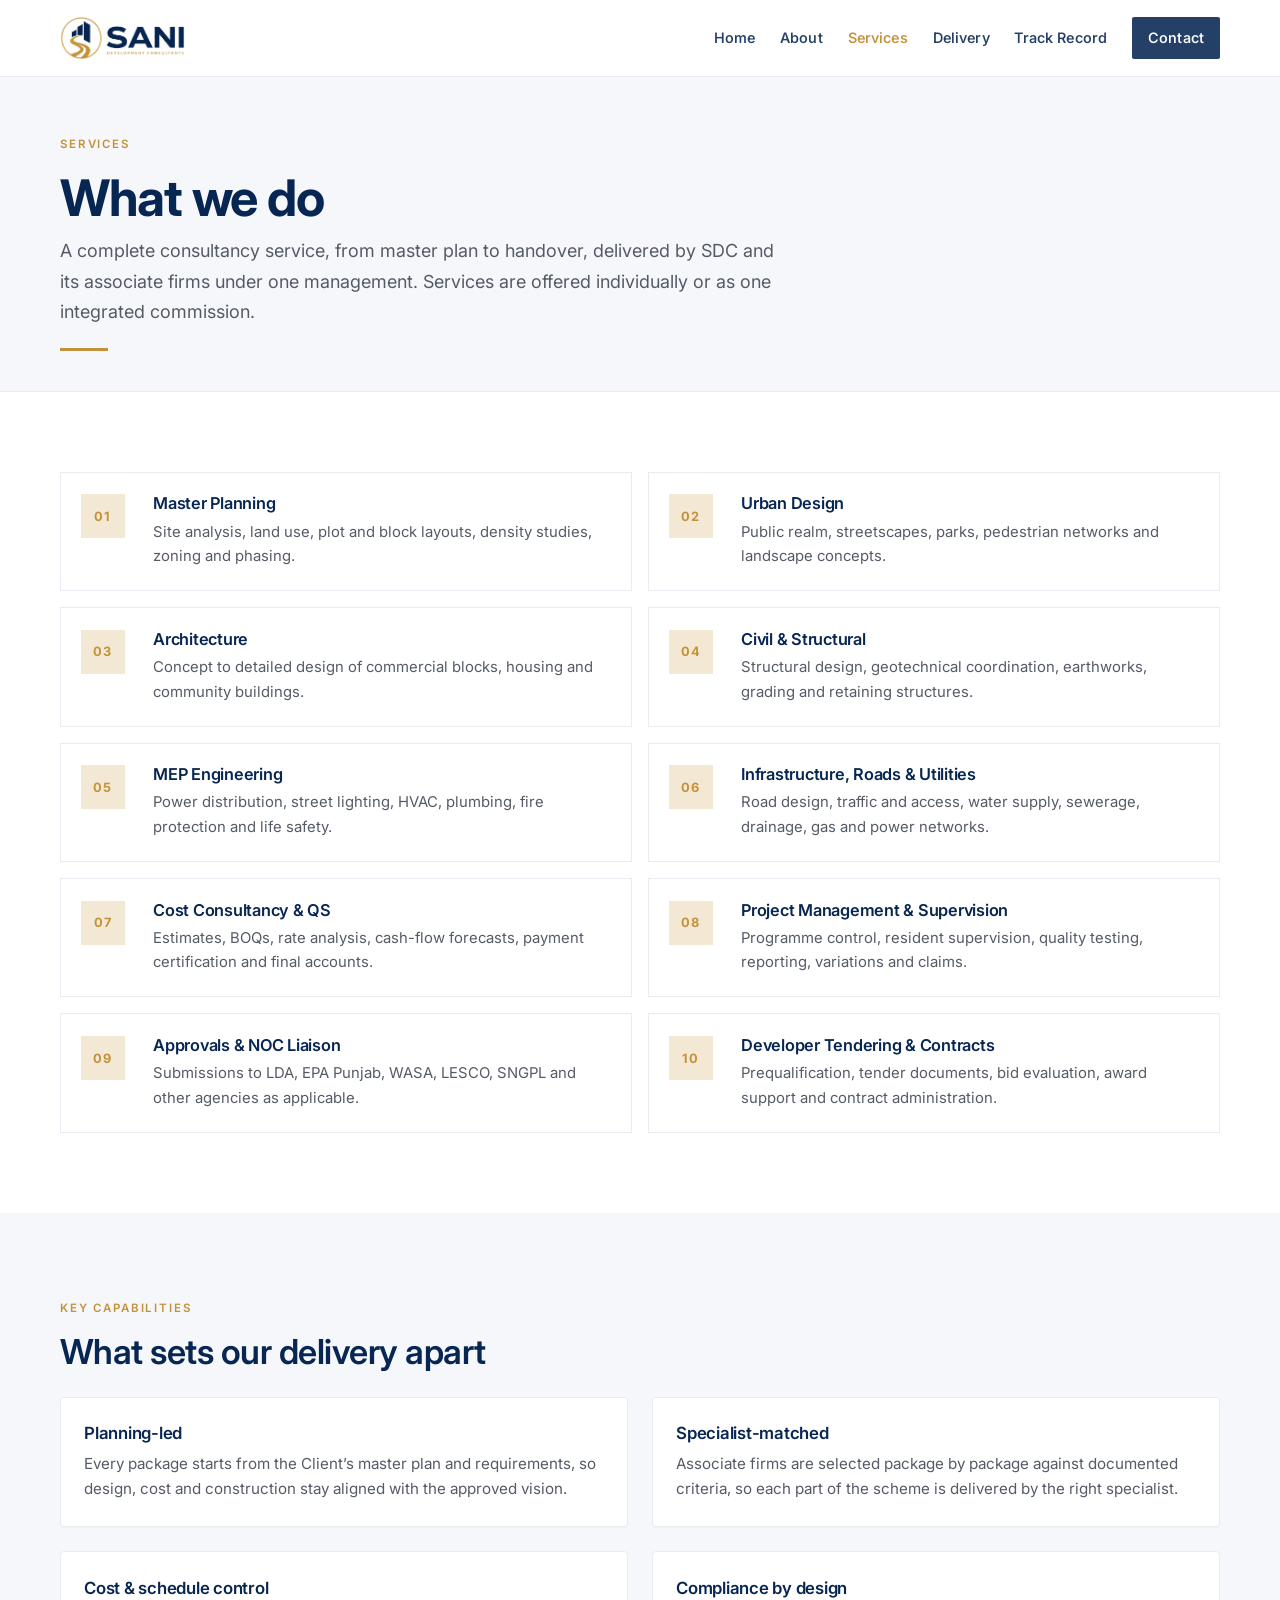
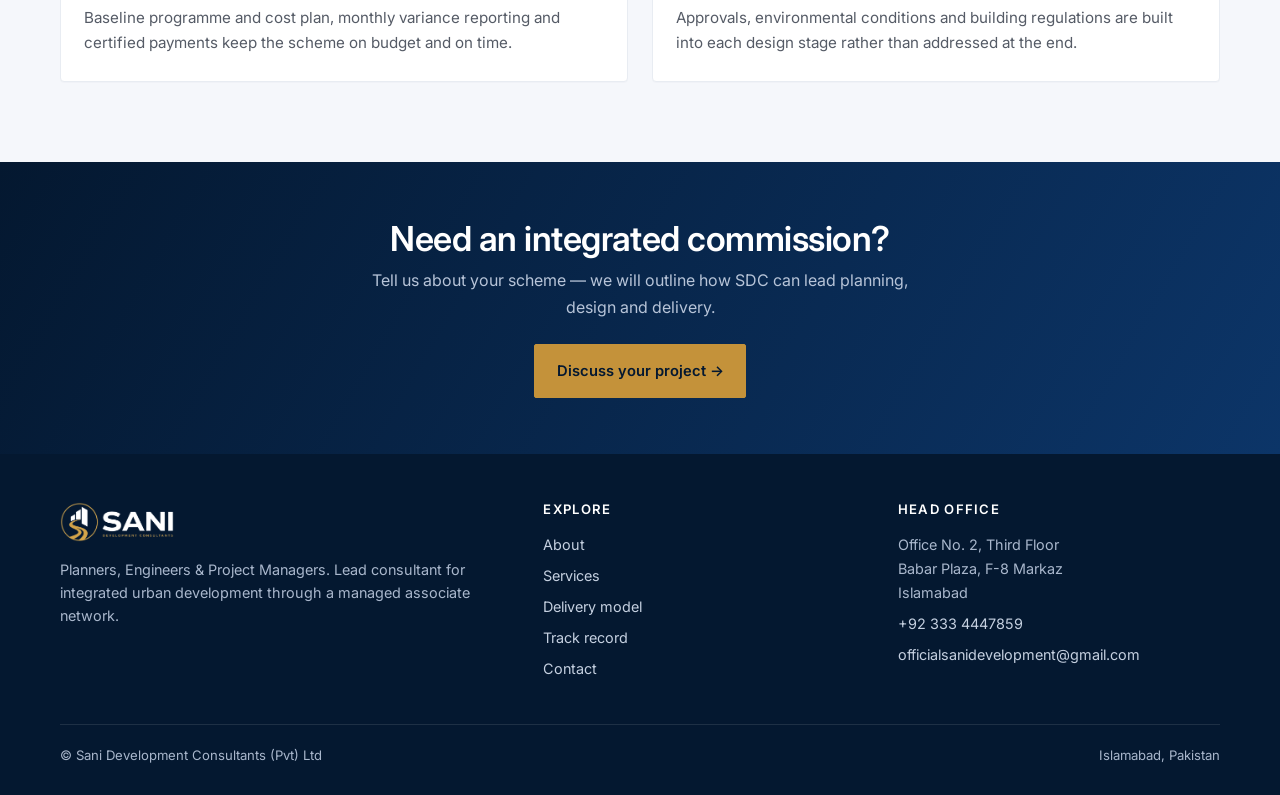
<file: services.html>
<!DOCTYPE html>
<html lang="en">
<head>
<meta charset="utf-8">
<meta name="viewport" content="width=device-width, initial-scale=1">
<title>Consultancy Services | Sani Development Consultants</title>
<meta name="description" content="Master planning, architecture, civil, MEP, infrastructure, cost consultancy, approvals liaison, tendering and construction supervision — under one lead.">
<link rel="canonical" href="https://officialsdc.com/services.html">
<meta property="og:url" content="https://officialsdc.com/services.html">
<meta name="theme-color" content="#072652">
<meta property="og:type" content="website">
<meta property="og:title" content="Consultancy Services | Sani Development Consultants">
<meta property="og:description" content="Master planning, architecture, civil, MEP, infrastructure, cost consultancy, approvals liaison, tendering and construction supervision — under one lead.">
<meta property="og:image" content="https://officialsdc.com/assets/og-default.jpg">
<meta name="twitter:card" content="summary_large_image">
<meta name="twitter:title" content="Consultancy Services | Sani Development Consultants">
<meta name="twitter:description" content="Master planning, architecture, civil, MEP, infrastructure, cost consultancy, approvals liaison, tendering and construction supervision — under one lead.">
<meta name="twitter:image" content="https://officialsdc.com/assets/og-default.jpg">
<link rel="icon" href="assets/favicon.ico" sizes="any">
<link rel="icon" type="image/png" sizes="32x32" href="assets/favicon-32.png">
<link rel="apple-touch-icon" href="assets/apple-touch-icon.png">
<link rel="preconnect" href="https://fonts.googleapis.com">
<link rel="preconnect" href="https://fonts.gstatic.com" crossorigin>
<link href="https://fonts.googleapis.com/css2?family=Inter:wght@400;500;600;650;700&display=swap" rel="stylesheet">
<link rel="stylesheet" href="css/styles.css">


</head>
<body>
<header class="site-header">
  <div class="container header-inner">
    <a class="brand" href="index.html" aria-label="Sani Development Consultants home">
      <img src="assets/logo.png" alt="Sani Development Consultants" width="220" height="77">
    </a>
    <button class="nav-toggle" type="button" aria-label="Open menu" aria-expanded="false" aria-controls="site-nav">
      <span></span>
    </button>
    <nav class="nav" id="site-nav">
        <a href="index.html">Home</a>
        <a href="about.html">About</a>
        <a href="services.html" aria-current="page">Services</a>
        <a href="delivery.html">Delivery</a>
        <a href="track-record.html">Track Record</a>
        <a class="nav-cta" href="contact.html">Contact</a>
    </nav>
  </div>
</header>
<main>

<section class="page-hero">
  <div class="container">
    <p class="eyebrow">Services</p>
    <h1>What we do</h1>
    <p class="lead">A complete consultancy service, from master plan to handover, delivered by SDC and its associate firms under one management. Services are offered individually or as one integrated commission.</p>
    <hr class="gold-rule">
  </div>
</section>

<section class="section">
  <div class="container">
    <div class="service-grid">
      <article class="service"><div class="service-num">01</div><div><h3>Master Planning</h3><p>Site analysis, land use, plot and block layouts, density studies, zoning and phasing.</p></div></article>
<article class="service"><div class="service-num">02</div><div><h3>Urban Design</h3><p>Public realm, streetscapes, parks, pedestrian networks and landscape concepts.</p></div></article>
<article class="service"><div class="service-num">03</div><div><h3>Architecture</h3><p>Concept to detailed design of commercial blocks, housing and community buildings.</p></div></article>
<article class="service"><div class="service-num">04</div><div><h3>Civil & Structural</h3><p>Structural design, geotechnical coordination, earthworks, grading and retaining structures.</p></div></article>
<article class="service"><div class="service-num">05</div><div><h3>MEP Engineering</h3><p>Power distribution, street lighting, HVAC, plumbing, fire protection and life safety.</p></div></article>
<article class="service"><div class="service-num">06</div><div><h3>Infrastructure, Roads & Utilities</h3><p>Road design, traffic and access, water supply, sewerage, drainage, gas and power networks.</p></div></article>
<article class="service"><div class="service-num">07</div><div><h3>Cost Consultancy & QS</h3><p>Estimates, BOQs, rate analysis, cash-flow forecasts, payment certification and final accounts.</p></div></article>
<article class="service"><div class="service-num">08</div><div><h3>Project Management & Supervision</h3><p>Programme control, resident supervision, quality testing, reporting, variations and claims.</p></div></article>
<article class="service"><div class="service-num">09</div><div><h3>Approvals & NOC Liaison</h3><p>Submissions to LDA, EPA Punjab, WASA, LESCO, SNGPL and other agencies as applicable.</p></div></article>
<article class="service"><div class="service-num">10</div><div><h3>Developer Tendering & Contracts</h3><p>Prequalification, tender documents, bid evaluation, award support and contract administration.</p></div></article>
    </div>
  </div>
</section>

<section class="section section-wash">
  <div class="container">
    <p class="eyebrow">Key capabilities</p>
    <h2>What sets our delivery apart</h2>
    <div class="grid-2" style="margin-top:1.5rem">
      <article class="card"><h3>Planning-led</h3><p>Every package starts from the Client’s master plan and requirements, so design, cost and construction stay aligned with the approved vision.</p></article>
      <article class="card"><h3>Specialist-matched</h3><p>Associate firms are selected package by package against documented criteria, so each part of the scheme is delivered by the right specialist.</p></article>
      <article class="card"><h3>Cost &amp; schedule control</h3><p>Baseline programme and cost plan, monthly variance reporting and certified payments keep the scheme on budget and on time.</p></article>
      <article class="card"><h3>Compliance by design</h3><p>Approvals, environmental conditions and building regulations are built into each design stage rather than addressed at the end.</p></article>
    </div>
  </div>
</section>

<section class="cta-band">
  <div class="container">
    <h2>Need an integrated commission?</h2>
    <p>Tell us about your scheme — we will outline how SDC can lead planning, design and delivery.</p>
    <a class="btn btn-primary" href="contact.html">Discuss your project →</a>
  </div>
</section>

</main>
<footer class="site-footer">
  <div class="container">
    <div class="footer-grid">
      <div class="footer-brand">
        <img src="assets/logo-reverse.png" alt="Sani Development Consultants" width="200" height="70">
        <p>Planners, Engineers &amp; Project Managers. Lead consultant for integrated urban development through a managed associate network.</p>
      </div>
      <div>
        <h4>Explore</h4>
        <ul>
          <li><a href="about.html">About</a></li>
          <li><a href="services.html">Services</a></li>
          <li><a href="delivery.html">Delivery model</a></li>
          <li><a href="track-record.html">Track record</a></li>
          <li><a href="contact.html">Contact</a></li>
        </ul>
      </div>
      <div>
        <h4>Head office</h4>
        <ul>
          <li>Office No. 2, Third Floor<br>Babar Plaza, F-8 Markaz<br>Islamabad</li>
          <li><a href="tel:+923334447859">+92 333 4447859</a></li>
          <li><a href="mailto:officialsanidevelopment@gmail.com">officialsanidevelopment@gmail.com</a></li>
        </ul>
      </div>
    </div>
    <div class="footer-bottom">
      <span>&copy; Sani Development Consultants (Pvt) Ltd</span>
      <span>Islamabad, Pakistan</span>
    </div>
  </div>
</footer>
<script src="js/main.js" defer></script>
</body>
</html>
</file>
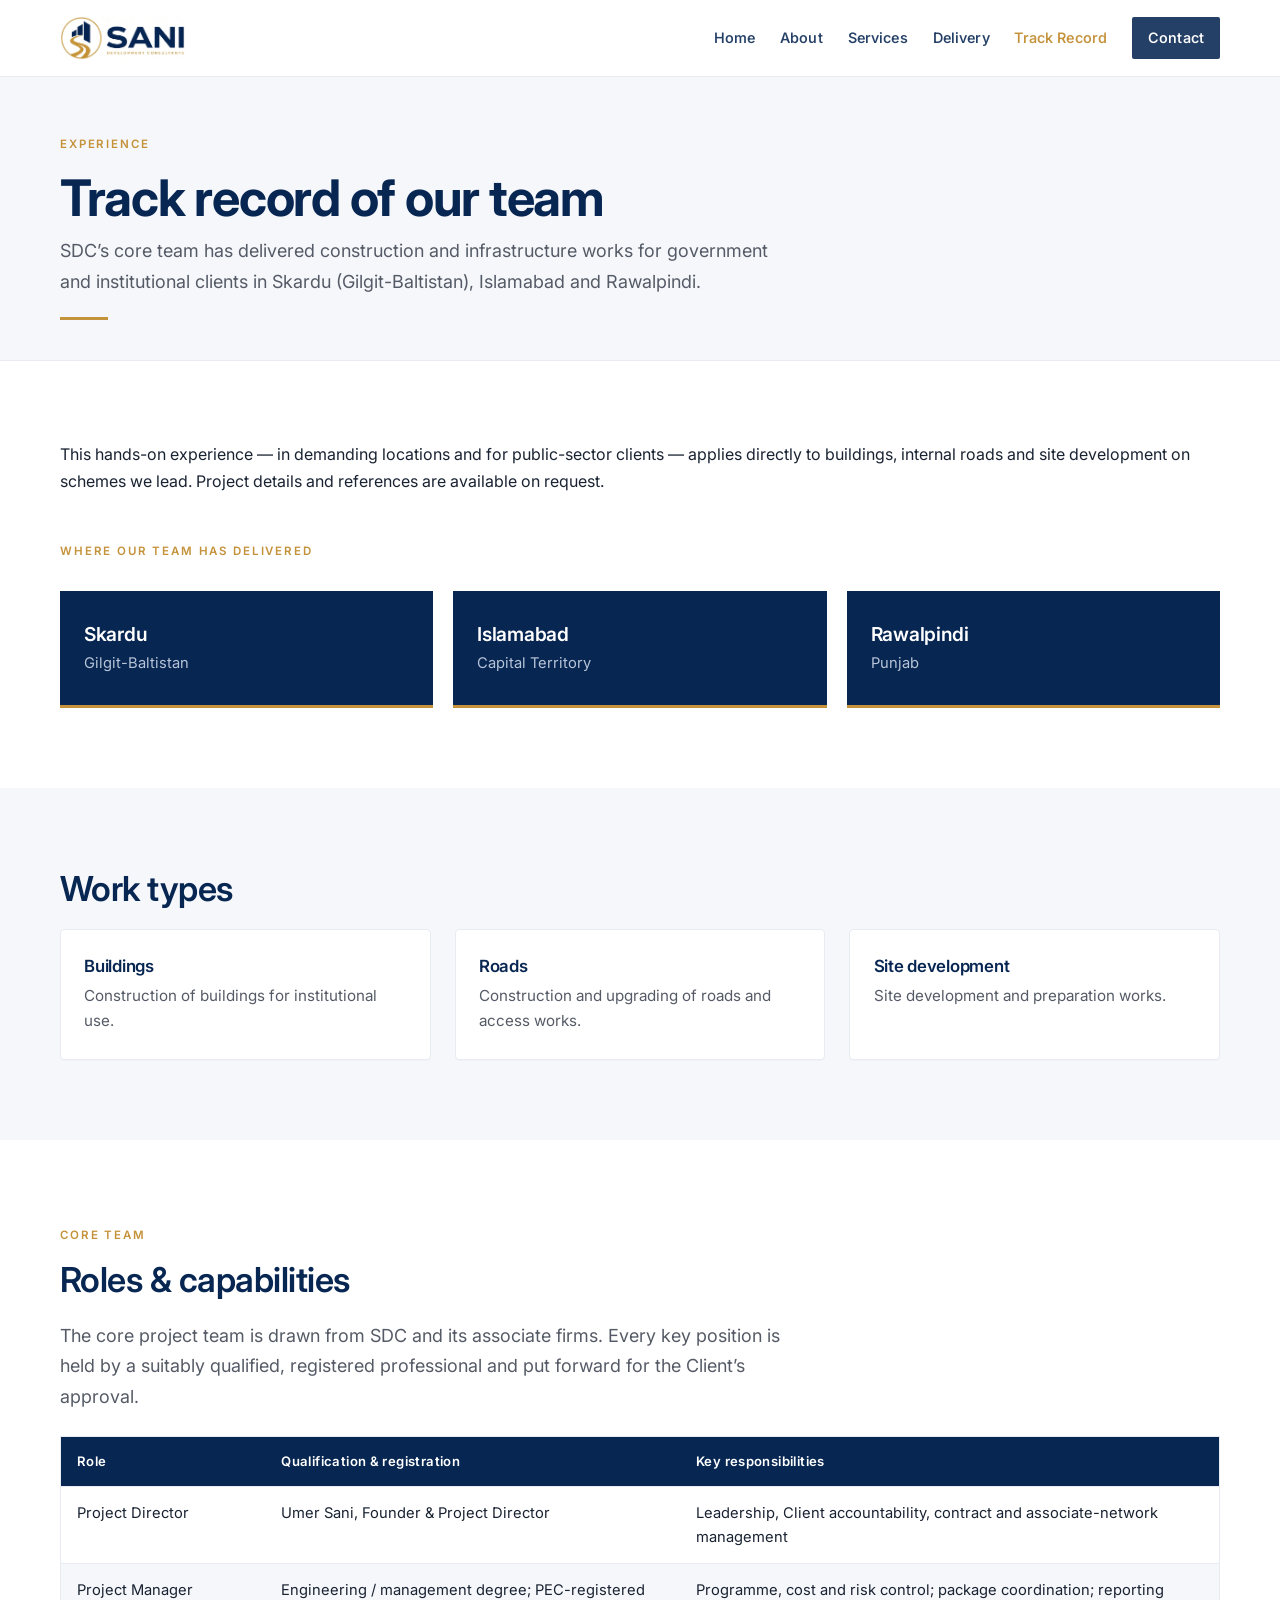
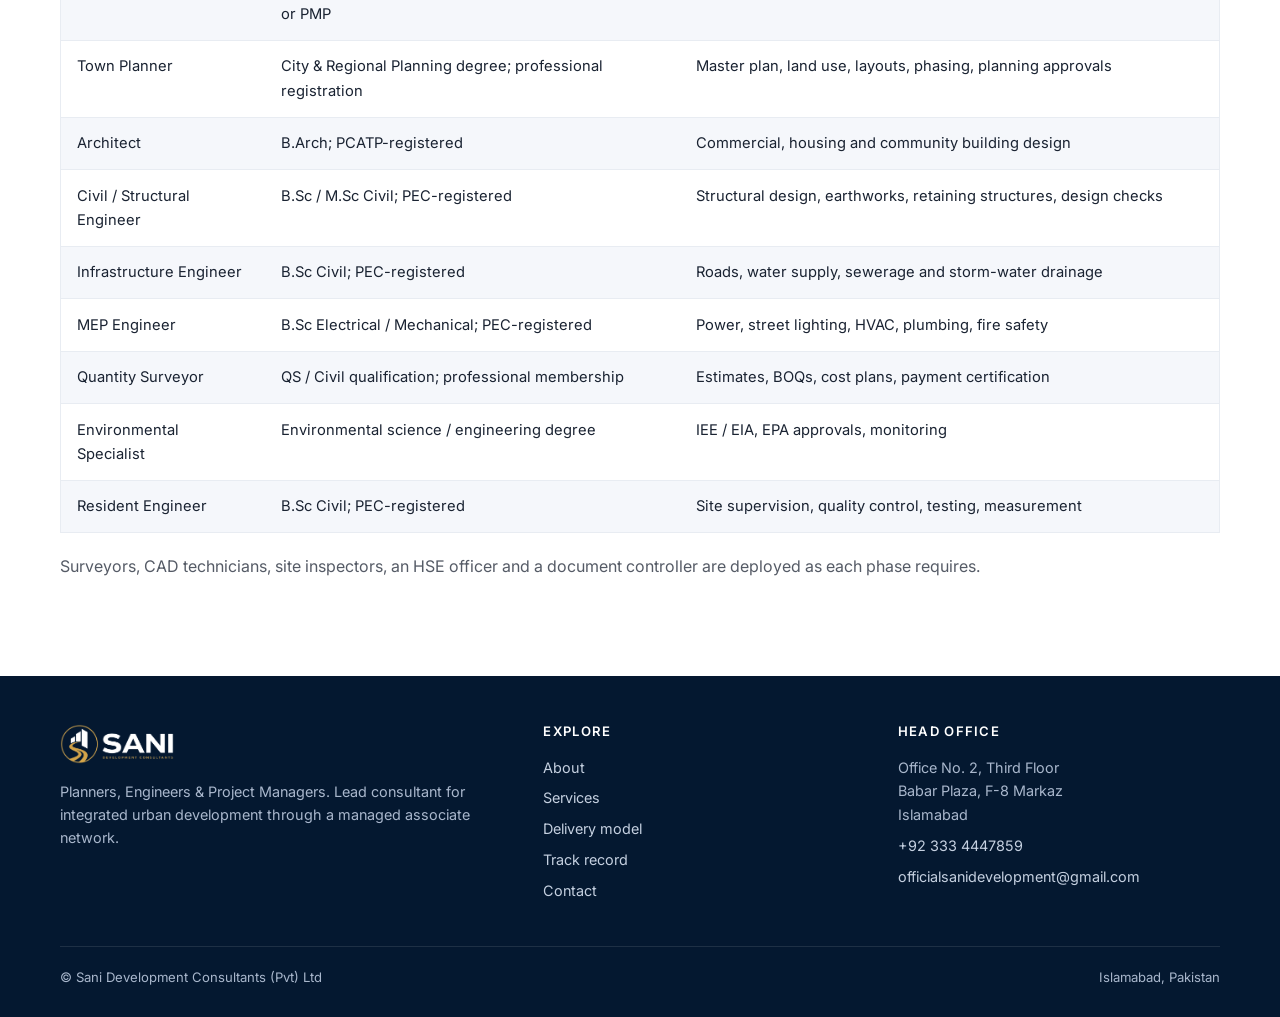
<file: track-record.html>
<!DOCTYPE html>
<html lang="en">
<head>
<meta charset="utf-8">
<meta name="viewport" content="width=device-width, initial-scale=1">
<title>Team Track Record | Sani Development Consultants</title>
<meta name="description" content="SDC's core team has delivered construction and infrastructure works for government and institutional clients in Skardu, Islamabad and Rawalpindi.">
<link rel="canonical" href="https://officialsdc.com/track-record.html">
<meta property="og:url" content="https://officialsdc.com/track-record.html">
<meta name="theme-color" content="#072652">
<meta property="og:type" content="website">
<meta property="og:title" content="Team Track Record | Sani Development Consultants">
<meta property="og:description" content="SDC's core team has delivered construction and infrastructure works for government and institutional clients in Skardu, Islamabad and Rawalpindi.">
<meta property="og:image" content="https://officialsdc.com/assets/og-default.jpg">
<meta name="twitter:card" content="summary_large_image">
<meta name="twitter:title" content="Team Track Record | Sani Development Consultants">
<meta name="twitter:description" content="SDC's core team has delivered construction and infrastructure works for government and institutional clients in Skardu, Islamabad and Rawalpindi.">
<meta name="twitter:image" content="https://officialsdc.com/assets/og-default.jpg">
<link rel="icon" href="assets/favicon.ico" sizes="any">
<link rel="icon" type="image/png" sizes="32x32" href="assets/favicon-32.png">
<link rel="apple-touch-icon" href="assets/apple-touch-icon.png">
<link rel="preconnect" href="https://fonts.googleapis.com">
<link rel="preconnect" href="https://fonts.gstatic.com" crossorigin>
<link href="https://fonts.googleapis.com/css2?family=Inter:wght@400;500;600;650;700&display=swap" rel="stylesheet">
<link rel="stylesheet" href="css/styles.css">


</head>
<body>
<header class="site-header">
  <div class="container header-inner">
    <a class="brand" href="index.html" aria-label="Sani Development Consultants home">
      <img src="assets/logo.png" alt="Sani Development Consultants" width="220" height="77">
    </a>
    <button class="nav-toggle" type="button" aria-label="Open menu" aria-expanded="false" aria-controls="site-nav">
      <span></span>
    </button>
    <nav class="nav" id="site-nav">
        <a href="index.html">Home</a>
        <a href="about.html">About</a>
        <a href="services.html">Services</a>
        <a href="delivery.html">Delivery</a>
        <a href="track-record.html" aria-current="page">Track Record</a>
        <a class="nav-cta" href="contact.html">Contact</a>
    </nav>
  </div>
</header>
<main>

<section class="page-hero">
  <div class="container">
    <p class="eyebrow">Experience</p>
    <h1>Track record of our team</h1>
    <p class="lead">SDC’s core team has delivered construction and infrastructure works for government and institutional clients in Skardu (Gilgit-Baltistan), Islamabad and Rawalpindi.</p>
    <hr class="gold-rule">
  </div>
</section>

<section class="section">
  <div class="container">
    <p>This hands-on experience — in demanding locations and for public-sector clients — applies directly to buildings, internal roads and site development on schemes we lead. Project details and references are available on request.</p>
    <p class="eyebrow" style="margin-top:2rem">Where our team has delivered</p>
    <div class="loc-grid" style="margin-top:1rem">
      <div class="loc"><h3>Skardu</h3><p>Gilgit-Baltistan</p></div>
      <div class="loc"><h3>Islamabad</h3><p>Capital Territory</p></div>
      <div class="loc"><h3>Rawalpindi</h3><p>Punjab</p></div>
    </div>
  </div>
</section>

<section class="section section-wash">
  <div class="container">
    <h2>Work types</h2>
    <div class="grid-3" style="margin-top:1.25rem">
      <article class="card"><h3>Buildings</h3><p>Construction of buildings for institutional use.</p></article>
      <article class="card"><h3>Roads</h3><p>Construction and upgrading of roads and access works.</p></article>
      <article class="card"><h3>Site development</h3><p>Site development and preparation works.</p></article>
    </div>
  </div>
</section>

<section class="section">
  <div class="container">
    <p class="eyebrow">Core team</p>
    <h2>Roles &amp; capabilities</h2>
    <p class="lead">The core project team is drawn from SDC and its associate firms. Every key position is held by a suitably qualified, registered professional and put forward for the Client’s approval.</p>
    <div class="table-wrap" style="margin-top:1.5rem">
      <table>
        <thead>
          <tr><th>Role</th><th>Qualification &amp; registration</th><th>Key responsibilities</th></tr>
        </thead>
        <tbody>
          <tr><td>Project Director</td><td>Umer Sani, Founder &amp; Project Director</td><td>Leadership, Client accountability, contract and associate-network management</td></tr>
          <tr><td>Project Manager</td><td>Engineering / management degree; PEC-registered or PMP</td><td>Programme, cost and risk control; package coordination; reporting</td></tr>
          <tr><td>Town Planner</td><td>City &amp; Regional Planning degree; professional registration</td><td>Master plan, land use, layouts, phasing, planning approvals</td></tr>
          <tr><td>Architect</td><td>B.Arch; PCATP-registered</td><td>Commercial, housing and community building design</td></tr>
          <tr><td>Civil / Structural Engineer</td><td>B.Sc / M.Sc Civil; PEC-registered</td><td>Structural design, earthworks, retaining structures, design checks</td></tr>
          <tr><td>Infrastructure Engineer</td><td>B.Sc Civil; PEC-registered</td><td>Roads, water supply, sewerage and storm-water drainage</td></tr>
          <tr><td>MEP Engineer</td><td>B.Sc Electrical / Mechanical; PEC-registered</td><td>Power, street lighting, HVAC, plumbing, fire safety</td></tr>
          <tr><td>Quantity Surveyor</td><td>QS / Civil qualification; professional membership</td><td>Estimates, BOQs, cost plans, payment certification</td></tr>
          <tr><td>Environmental Specialist</td><td>Environmental science / engineering degree</td><td>IEE / EIA, EPA approvals, monitoring</td></tr>
          <tr><td>Resident Engineer</td><td>B.Sc Civil; PEC-registered</td><td>Site supervision, quality control, testing, measurement</td></tr>
        </tbody>
      </table>
    </div>
    <p class="muted" style="margin-top:1.25rem">Surveyors, CAD technicians, site inspectors, an HSE officer and a document controller are deployed as each phase requires.</p>
  </div>
</section>

</main>
<footer class="site-footer">
  <div class="container">
    <div class="footer-grid">
      <div class="footer-brand">
        <img src="assets/logo-reverse.png" alt="Sani Development Consultants" width="200" height="70">
        <p>Planners, Engineers &amp; Project Managers. Lead consultant for integrated urban development through a managed associate network.</p>
      </div>
      <div>
        <h4>Explore</h4>
        <ul>
          <li><a href="about.html">About</a></li>
          <li><a href="services.html">Services</a></li>
          <li><a href="delivery.html">Delivery model</a></li>
          <li><a href="track-record.html">Track record</a></li>
          <li><a href="contact.html">Contact</a></li>
        </ul>
      </div>
      <div>
        <h4>Head office</h4>
        <ul>
          <li>Office No. 2, Third Floor<br>Babar Plaza, F-8 Markaz<br>Islamabad</li>
          <li><a href="tel:+923334447859">+92 333 4447859</a></li>
          <li><a href="mailto:officialsanidevelopment@gmail.com">officialsanidevelopment@gmail.com</a></li>
        </ul>
      </div>
    </div>
    <div class="footer-bottom">
      <span>&copy; Sani Development Consultants (Pvt) Ltd</span>
      <span>Islamabad, Pakistan</span>
    </div>
  </div>
</footer>
<script src="js/main.js" defer></script>
</body>
</html>
</file>
<file: css/styles.css>
/* Sani Development Consultants — premium consultancy stylesheet */
:root{
  --navy:#072652;
  --navy-deep:#041830;
  --navy-mid:#0c3568;
  --gold:#C4923A;
  --gold-soft:#d4a95a;
  --gold-pale:#f3e8d4;
  --ink:#1a2332;
  --muted:#555b66;
  --line:#d8dee8;
  --line-soft:#e8ecf2;
  --paper:#ffffff;
  --wash:#f5f7fb;
  --wash-2:#eef1f7;
  --max:1160px;
  --radius:4px;
  --shadow:0 12px 40px rgba(7,38,82,.08);
  --font:"Inter",system-ui,-apple-system,"Segoe UI",Roboto,Helvetica,Arial,sans-serif;
  --display:"Inter",system-ui,-apple-system,"Segoe UI",Roboto,Helvetica,Arial,sans-serif;
}
*,*::before,*::after{box-sizing:border-box}
html{scroll-behavior:smooth}
body{
  margin:0;font-family:var(--font);color:var(--ink);background:var(--paper);
  font-size:16px;line-height:1.65;-webkit-font-smoothing:antialiased;text-rendering:optimizeLegibility;
}
img{max-width:100%;height:auto;display:block}
a{color:var(--navy);text-decoration-thickness:1px;text-underline-offset:3px}
a:hover{color:var(--gold)}
h1,h2,h3,h4{font-family:var(--display);color:var(--navy);line-height:1.2;margin:0 0 .6em;font-weight:600;letter-spacing:-.015em}
h1{font-size:clamp(2rem,4.2vw,3.15rem);font-weight:700;letter-spacing:-.025em}
h2{font-size:clamp(1.55rem,2.8vw,2.15rem)}
h3{font-size:1.2rem}
p{margin:0 0 1em}
ul{margin:0 0 1em;padding-left:1.15em}
li{margin:.35em 0}
.container{width:min(var(--max),calc(100% - 2.5rem));margin-inline:auto}
.eyebrow{
  display:inline-block;font-size:.72rem;font-weight:600;letter-spacing:.16em;text-transform:uppercase;
  color:var(--gold);margin-bottom:.85rem;
}
.lead{font-size:1.125rem;color:var(--muted);max-width:46rem;line-height:1.7}
.muted{color:var(--muted)}
.section{padding:5rem 0}
.section-tight{padding:3.5rem 0}
.section-wash{background:var(--wash)}
.section-navy{background:var(--navy);color:#e8eef7}
.section-navy h2,.section-navy h3{color:#fff}
.section-navy .lead,.section-navy .muted{color:#b7c4d8}
.section-navy .eyebrow{color:var(--gold-soft)}
.divider{height:1px;background:var(--line-soft);border:0;margin:0}

/* Header */
.site-header{
  position:sticky;top:0;z-index:50;background:rgba(255,255,255,.94);
  backdrop-filter:saturate(1.2) blur(10px);border-bottom:1px solid var(--line-soft);
}
.header-inner{display:flex;align-items:center;justify-content:space-between;gap:1.5rem;min-height:76px}
.brand{display:flex;align-items:center;gap:.75rem;text-decoration:none;flex-shrink:0}
.brand img{height:44px;width:auto}
.nav{display:flex;align-items:center;gap:1.55rem}
.nav a{
  color:var(--navy);text-decoration:none;font-size:.9rem;font-weight:550;
  letter-spacing:.01em;opacity:.88;
}
.nav a:hover,.nav a[aria-current="page"]{color:var(--gold);opacity:1}
.nav-cta{
  display:inline-flex;align-items:center;padding:.55rem 1rem;border-radius:2px;
  background:var(--navy);color:#fff !important;font-size:.85rem;font-weight:600;
  text-decoration:none;letter-spacing:.02em;
}
.nav-cta:hover{background:var(--navy-mid);color:#fff !important}
.nav-toggle{
  display:none;border:1px solid var(--line);background:#fff;width:42px;height:42px;
  border-radius:2px;cursor:pointer;align-items:center;justify-content:center;padding:0;
}
.nav-toggle span{display:block;width:18px;height:2px;background:var(--navy);position:relative}
.nav-toggle span::before,.nav-toggle span::after{
  content:"";position:absolute;left:0;width:18px;height:2px;background:var(--navy);
}
.nav-toggle span::before{top:-6px}
.nav-toggle span::after{top:6px}

/* Buttons */
.btn{
  display:inline-flex;align-items:center;justify-content:center;gap:.45rem;
  padding:.85rem 1.35rem;border-radius:2px;font-weight:600;font-size:.92rem;
  text-decoration:none;border:1px solid transparent;cursor:pointer;transition:background .15s,color .15s,border-color .15s;
}
.btn-primary{background:var(--gold);color:var(--navy-deep);border-color:var(--gold)}
.btn-primary:hover{background:var(--gold-soft);color:var(--navy-deep)}
.btn-secondary{background:transparent;color:#fff;border-color:rgba(255,255,255,.45)}
.btn-secondary:hover{border-color:#fff;color:#fff;background:rgba(255,255,255,.06)}
.btn-outline{background:transparent;color:var(--navy);border-color:var(--navy)}
.btn-outline:hover{background:var(--navy);color:#fff}
.btn-row{display:flex;flex-wrap:wrap;gap:.85rem;margin-top:1.75rem}

/* Hero */
.hero{
  position:relative;background:linear-gradient(145deg,var(--navy-deep) 0%,var(--navy) 48%,var(--navy-mid) 100%);
  color:#fff;padding:5.5rem 0 5rem;overflow:hidden;
}
.hero::before{
  content:"";position:absolute;inset:0;
  background:
    linear-gradient(90deg,transparent 0%,transparent 60%,rgba(196,146,58,.08) 100%),
    repeating-linear-gradient(-55deg,transparent,transparent 38px,rgba(255,255,255,.02) 38px,rgba(255,255,255,.02) 39px);
  pointer-events:none;
}
.hero::after{
  content:"";position:absolute;right:-8%;top:-20%;width:48%;height:140%;
  background:radial-gradient(ellipse at center,rgba(196,146,58,.18),transparent 65%);
  pointer-events:none;
}
.hero .container{position:relative;z-index:1}
.hero h1{color:#fff;max-width:16ch;margin-bottom:.75rem}
.hero .sub{font-size:clamp(1.05rem,2vw,1.35rem);color:var(--gold-pale);font-weight:500;max-width:34rem;margin-bottom:1.25rem}
.hero .intro{color:#c5d0e0;max-width:42rem;font-size:1.02rem}
.hero-meta{display:flex;flex-wrap:wrap;gap:1.25rem 2rem;margin-top:2.5rem;padding-top:1.5rem;border-top:1px solid rgba(255,255,255,.12);font-size:.88rem;color:#a9b7cc}
.hero-meta strong{display:block;color:#fff;font-weight:600;margin-bottom:.15rem}

/* Cards / grids */
.grid-2{display:grid;grid-template-columns:repeat(2,1fr);gap:1.5rem}
.grid-3{display:grid;grid-template-columns:repeat(3,1fr);gap:1.5rem}
.grid-4{display:grid;grid-template-columns:repeat(4,1fr);gap:1.25rem}
.card{
  background:#fff;border:1px solid var(--line-soft);border-radius:var(--radius);
  padding:1.6rem 1.45rem;box-shadow:0 1px 0 rgba(7,38,82,.02);
}
.card:hover{border-color:#c9d3e3}
.card-icon{
  width:42px;height:42px;border-radius:2px;background:var(--wash-2);color:var(--gold);
  display:grid;place-items:center;margin-bottom:1rem;font-size:1.15rem;font-weight:700;
}
.card h3{margin-bottom:.45rem;font-size:1.05rem}
.card p{margin:0;color:var(--muted);font-size:.95rem}
.feature-strip .card{border-top:3px solid var(--gold);box-shadow:var(--shadow)}

/* Page hero (inner) */
.page-hero{background:var(--wash);padding:3.25rem 0 2.5rem;border-bottom:1px solid var(--line-soft)}
.page-hero h1{margin-bottom:.5rem}
.gold-rule{width:48px;height:3px;background:var(--gold);margin:1.25rem 0 0;border:0}

/* Values */
.value-grid{display:grid;grid-template-columns:repeat(3,1fr);gap:1.25rem}
.value-item{padding:1.35rem 1.25rem;background:#fff;border:1px solid var(--line-soft)}
.value-item h3{font-size:1rem;margin-bottom:.4rem;display:flex;align-items:baseline;gap:.55rem}
.value-item h3 span{color:var(--gold);font-size:.75rem;letter-spacing:.08em;font-weight:700}

/* Facts */
.facts{display:grid;grid-template-columns:repeat(2,1fr);gap:1rem 1.5rem}
.fact{padding:1rem 0;border-bottom:1px solid var(--line-soft)}
.fact dt{font-size:.72rem;letter-spacing:.12em;text-transform:uppercase;color:var(--gold);font-weight:600;margin-bottom:.35rem}
.fact dd{margin:0;color:var(--navy);font-weight:550}

/* Leadership */
.leader{
  display:grid;grid-template-columns:180px 1fr;gap:2rem;align-items:start;
  padding:2rem;background:#fff;border:1px solid var(--line-soft);
}
.leader-mark{
  width:180px;height:180px;background:var(--navy);display:grid;place-items:center;
  border-bottom:4px solid var(--gold);
}
.leader-mark img{width:110px;height:auto;opacity:.95}
.leader h3{margin-bottom:.2rem}
.leader .role{color:var(--gold);font-weight:600;font-size:.88rem;letter-spacing:.04em;text-transform:uppercase;margin-bottom:1rem}

/* Services */
.service-grid{display:grid;grid-template-columns:repeat(2,1fr);gap:1rem}
.service{
  display:grid;grid-template-columns:56px 1fr;gap:1rem;padding:1.35rem 1.25rem;
  background:#fff;border:1px solid var(--line-soft);align-items:start;
}
.service-num{
  font-size:.8rem;font-weight:700;letter-spacing:.08em;color:var(--gold);
  border:1px solid var(--gold-pale);width:44px;height:44px;display:grid;place-items:center;background:var(--gold-pale);
}
.service h3{margin:0 0 .35rem;font-size:1.02rem}
.service p{margin:0;color:var(--muted);font-size:.93rem}

/* Packages */
.packages{display:grid;grid-template-columns:repeat(4,1fr);gap:1rem}
.package{
  background:#fff;border:1px solid var(--line-soft);padding:1.4rem 1.2rem;position:relative;
  border-top:3px solid var(--navy);
}
.package.alt{border-top-color:var(--gold)}
.package .pkg-label{font-size:.72rem;letter-spacing:.14em;text-transform:uppercase;color:var(--gold);font-weight:700;margin-bottom:.5rem}
.package h3{font-size:1.05rem;margin-bottom:.55rem}
.package p{margin:0;font-size:.9rem;color:var(--muted)}

/* Steps / phases */
.steps{counter-reset:step;list-style:none;padding:0;margin:0;display:grid;gap:.85rem}
.steps li{
  counter-increment:step;display:grid;grid-template-columns:48px 1fr;gap:1rem;
  padding:1.1rem 1.15rem;background:#fff;border:1px solid var(--line-soft);align-items:start;
}
.steps li::before{
  content:counter(step,decimal-leading-zero);font-weight:700;color:var(--gold);
  font-size:.9rem;letter-spacing:.04em;padding-top:.15rem;
}
.steps strong{display:block;color:var(--navy);margin-bottom:.2rem}
.steps .deliv{display:block;margin-top:.45rem;font-size:.85rem;color:var(--muted);font-style:italic}

.flow{display:flex;flex-wrap:wrap;gap:.5rem;align-items:center}
.flow span{
  background:var(--navy);color:#fff;padding:.45rem .85rem;font-size:.82rem;font-weight:600;letter-spacing:.02em;
}
.flow i{color:var(--gold);font-style:normal;font-weight:700}

/* Tables */
.table-wrap{overflow-x:auto;border:1px solid var(--line-soft);background:#fff}
table{width:100%;border-collapse:collapse;font-size:.92rem}
th,td{padding:.85rem 1rem;text-align:left;border-bottom:1px solid var(--line-soft);vertical-align:top}
th{background:var(--navy);color:#fff;font-weight:600;font-size:.82rem;letter-spacing:.03em}
tr:nth-child(even) td{background:var(--wash)}
tr:last-child td{border-bottom:0}

/* Locations */
.loc-grid{display:grid;grid-template-columns:repeat(3,1fr);gap:1.25rem}
.loc{
  padding:2rem 1.5rem;background:var(--navy);color:#fff;position:relative;overflow:hidden;
}
.loc::after{content:"";position:absolute;bottom:0;left:0;right:0;height:3px;background:var(--gold)}
.loc h3{color:#fff;margin-bottom:.35rem}
.loc p{margin:0;color:#b7c4d8;font-size:.92rem}

/* Contact */
.contact-grid{display:grid;grid-template-columns:1.05fr .95fr;gap:2rem;align-items:start}
.contact-card{background:#fff;border:1px solid var(--line-soft);padding:2rem}
.contact-list{list-style:none;padding:0;margin:0}
.contact-list li{padding:1rem 0;border-bottom:1px solid var(--line-soft)}
.contact-list li:last-child{border-bottom:0}
.contact-list .label{display:block;font-size:.72rem;letter-spacing:.12em;text-transform:uppercase;color:var(--gold);font-weight:600;margin-bottom:.3rem}
.contact-list a{color:var(--navy);font-weight:600;text-decoration:none}
.contact-list a:hover{color:var(--gold)}
.form{display:grid;gap:1rem}
.form label{display:grid;gap:.35rem;font-size:.88rem;font-weight:600;color:var(--navy)}
.form input,.form select,.form textarea{
  font:inherit;padding:.75rem .85rem;border:1px solid var(--line);border-radius:2px;background:#fff;color:var(--ink);
}
.form input:focus,.form select:focus,.form textarea:focus{outline:2px solid rgba(196,146,58,.35);border-color:var(--gold)}
.form textarea{min-height:120px;resize:vertical}
.form-note{font-size:.85rem;color:var(--muted);margin:0}
.form-actions{display:flex;flex-wrap:wrap;gap:.75rem;align-items:center}

/* CTA band */
.cta-band{padding:3.5rem 0;background:linear-gradient(120deg,var(--navy-deep),var(--navy-mid));color:#fff;text-align:center}
.cta-band h2{color:#fff;margin-bottom:.5rem}
.cta-band p{color:#b7c4d8;max-width:36rem;margin:0 auto 1.5rem}

/* Footer */
.site-footer{background:var(--navy-deep);color:#a9b7cc;padding:3rem 0 1.75rem;font-size:.9rem}
.footer-grid{display:grid;grid-template-columns:1.4fr 1fr 1fr;gap:2rem;margin-bottom:2.25rem}
.site-footer h4{color:#fff;font-size:.82rem;letter-spacing:.1em;text-transform:uppercase;margin-bottom:1rem}
.site-footer a{color:#c5d0e0;text-decoration:none}
.site-footer a:hover{color:var(--gold-soft)}
.site-footer ul{list-style:none;padding:0;margin:0}
.site-footer li{margin:.45rem 0}
.footer-brand img{height:40px;width:auto;margin-bottom:1rem}
.footer-brand p{margin:0;max-width:28rem;line-height:1.6}
.footer-bottom{
  display:flex;flex-wrap:wrap;justify-content:space-between;gap:1rem;
  padding-top:1.25rem;border-top:1px solid rgba(255,255,255,.1);font-size:.82rem;
}

/* Utility */
.two-col{display:grid;grid-template-columns:1.15fr .85fr;gap:2.5rem;align-items:start}
.stack > * + *{margin-top:1rem}
.quote{
  border-left:3px solid var(--gold);padding:.25rem 0 .25rem 1.25rem;
  font-size:1.15rem;color:var(--navy);font-weight:550;line-height:1.55;max-width:36rem;
}
.pill-list{display:flex;flex-wrap:wrap;gap:.5rem;list-style:none;padding:0;margin:1rem 0 0}
.pill-list li{
  background:var(--wash-2);color:var(--navy);padding:.4rem .75rem;font-size:.82rem;font-weight:600;border-radius:2px;
}
.check-list{list-style:none;padding:0;margin:0}
.check-list li{
  position:relative;padding:.55rem 0 .55rem 1.6rem;border-bottom:1px solid var(--line-soft);color:var(--muted);
}
.check-list li::before{content:"";position:absolute;left:0;top:1rem;width:10px;height:10px;background:var(--gold);border-radius:1px}
.check-list strong{color:var(--navy)}
.sr-only{position:absolute;width:1px;height:1px;padding:0;margin:-1px;overflow:hidden;clip:rect(0,0,0,0);border:0}

@media (max-width:960px){
  .grid-4,.packages,.value-grid,.loc-grid{grid-template-columns:repeat(2,1fr)}
  .footer-grid,.two-col,.contact-grid,.leader{grid-template-columns:1fr}
  .leader-mark{width:120px;height:120px}
  .leader-mark img{width:72px}
}
@media (max-width:780px){
  .nav-toggle{display:inline-flex}
  .nav{
    display:none;position:absolute;left:0;right:0;top:76px;background:#fff;
    flex-direction:column;align-items:stretch;padding:1rem 1.25rem 1.25rem;
    border-bottom:1px solid var(--line);gap:0;box-shadow:var(--shadow);
  }
  .nav.open{display:flex}
  .nav a{padding:.85rem 0;border-bottom:1px solid var(--line-soft)}
  .nav-cta{margin-top:.5rem;justify-content:center}
  .grid-2,.grid-3,.service-grid,.facts,.grid-4,.packages,.value-grid,.loc-grid{grid-template-columns:1fr}
  .hero{padding:3.75rem 0 3.5rem}
  .section{padding:3.5rem 0}
  .header-inner{min-height:68px}
  .brand img{height:38px}
}
@media (prefers-reduced-motion:reduce){
  html{scroll-behavior:auto}
  *{transition:none !important}
}
</file>
